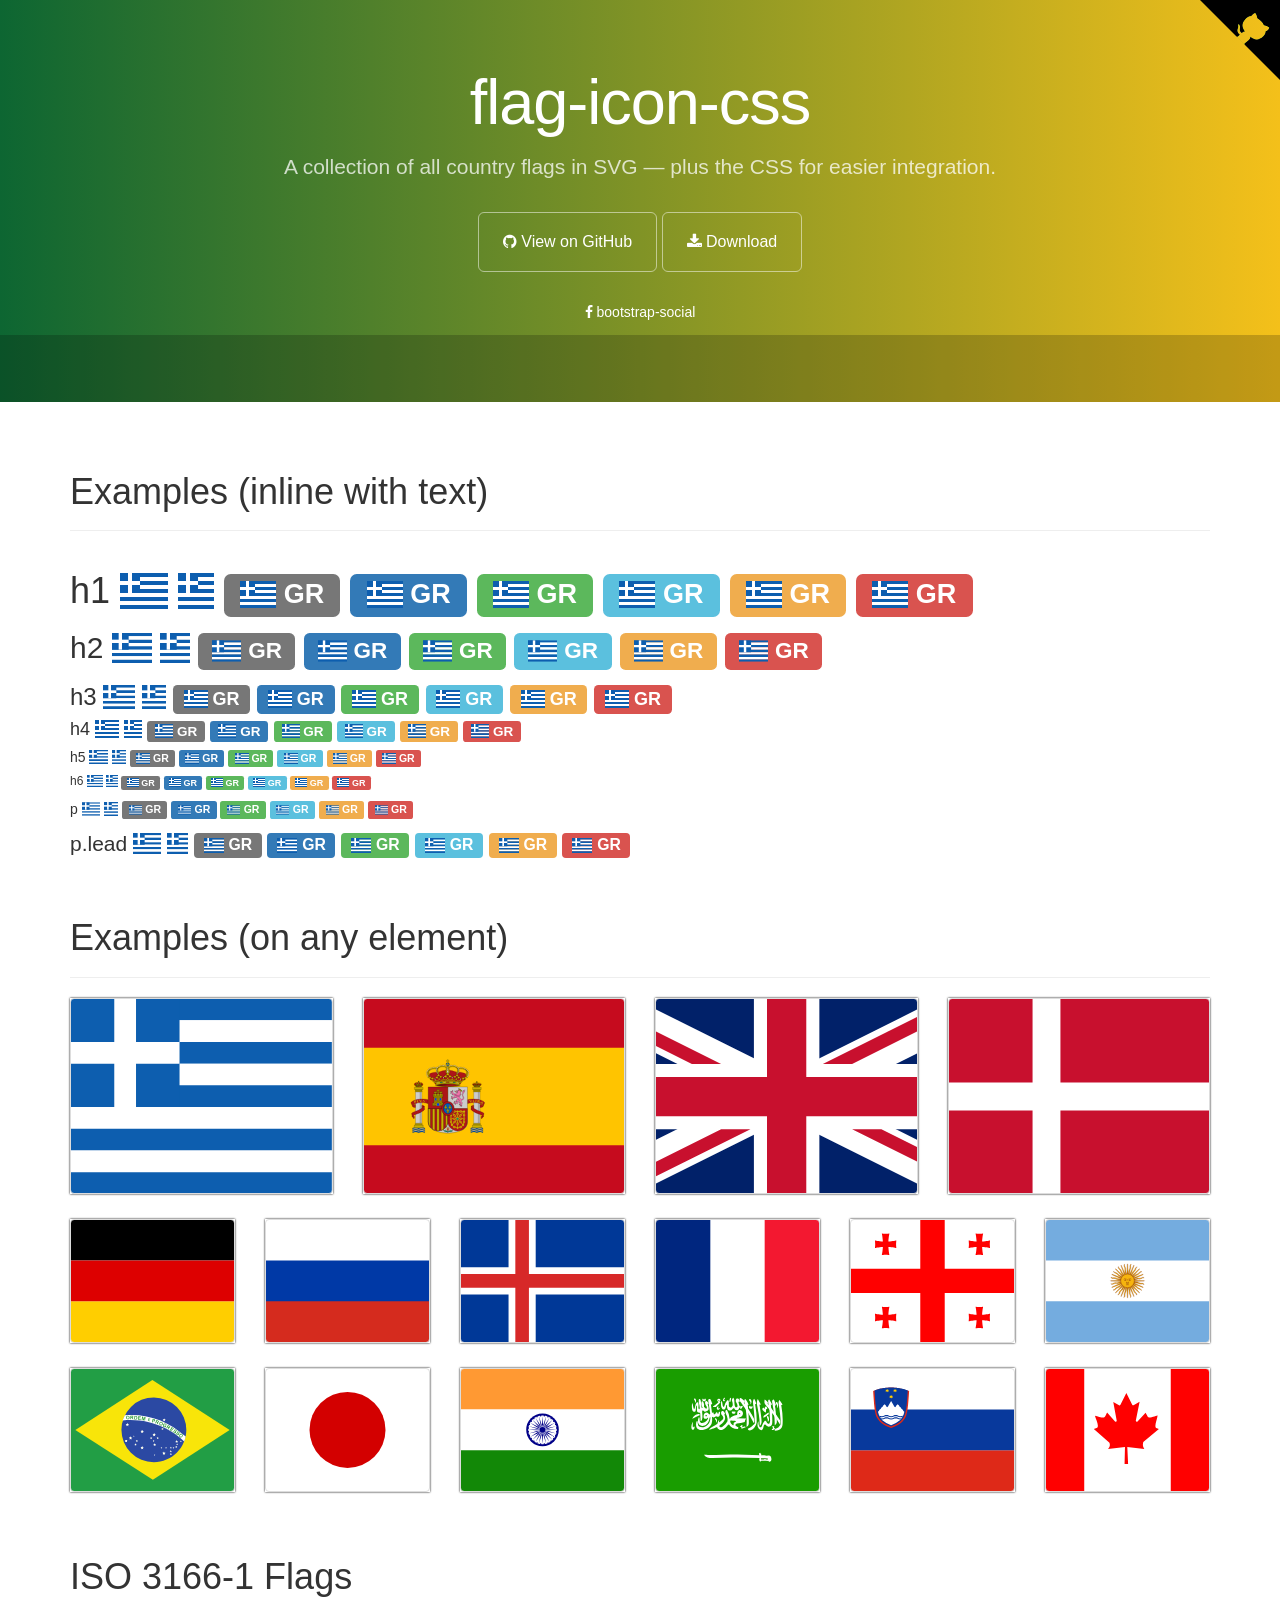
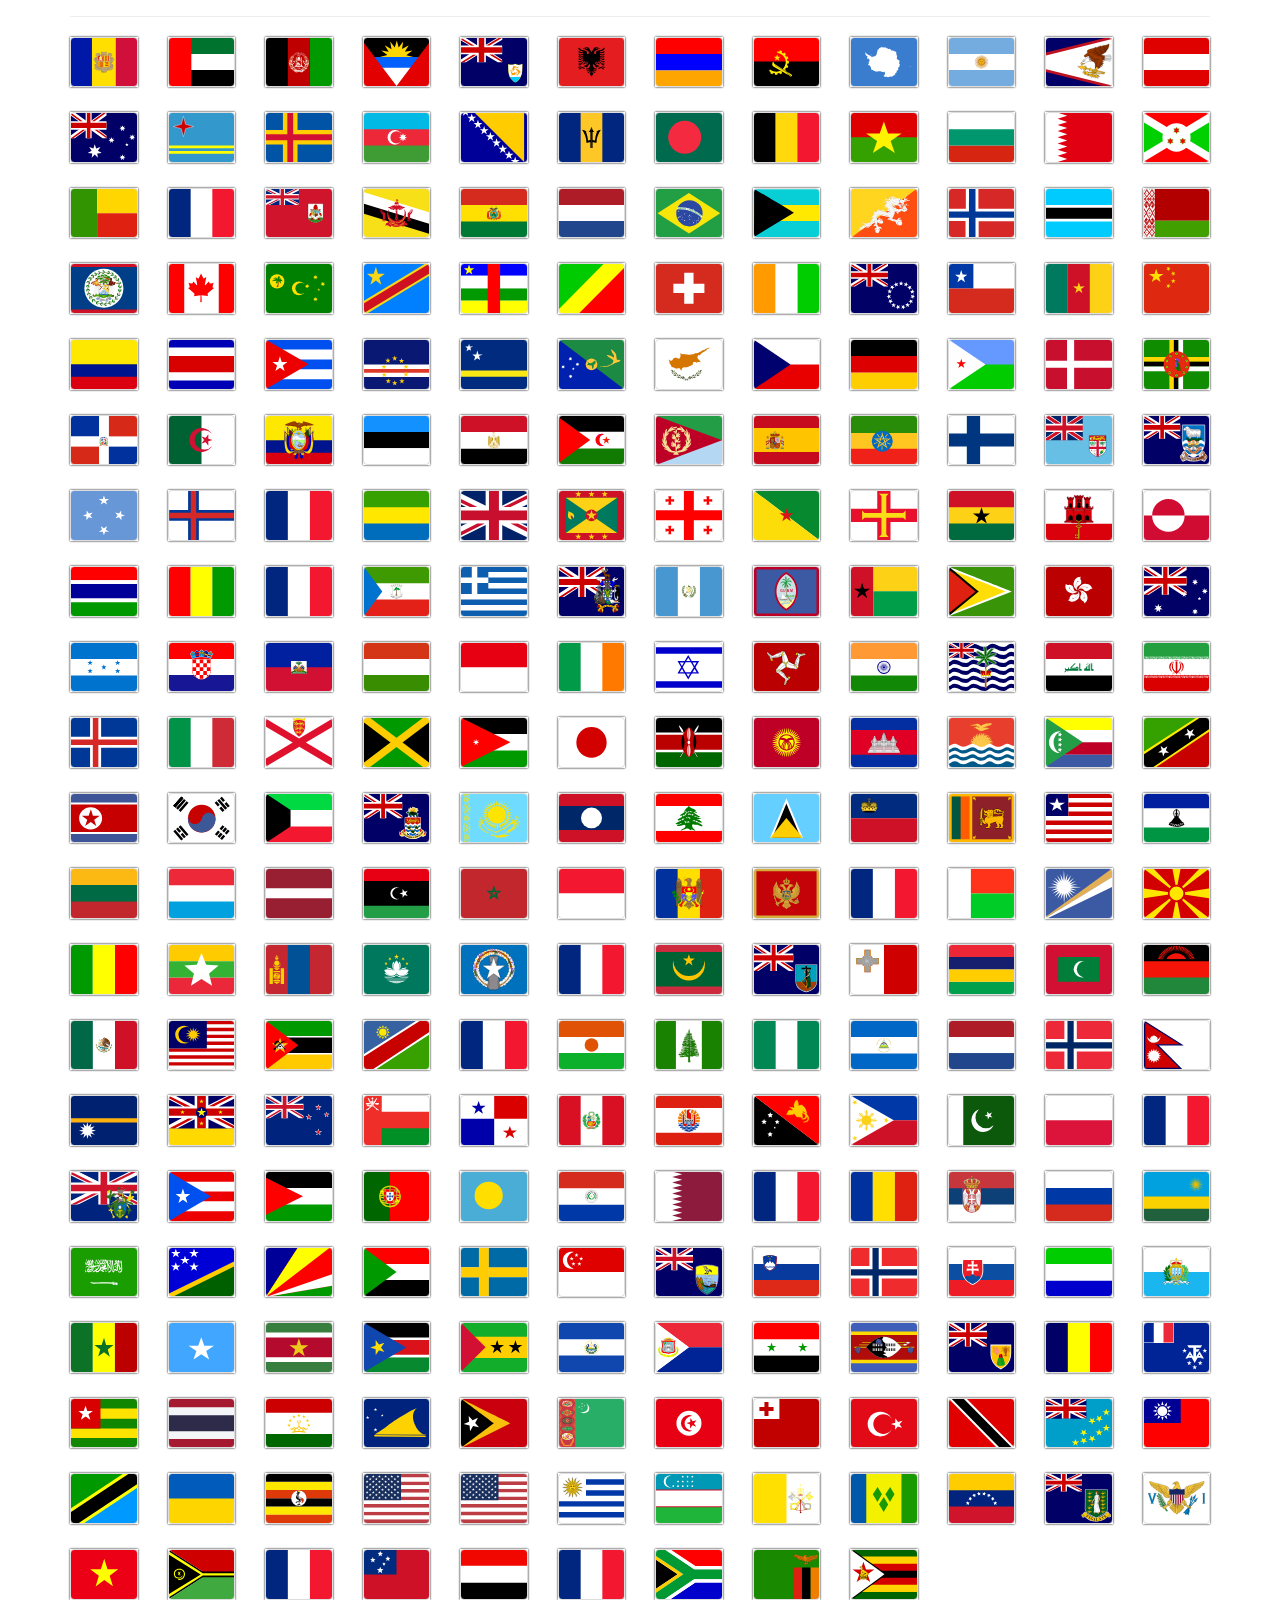
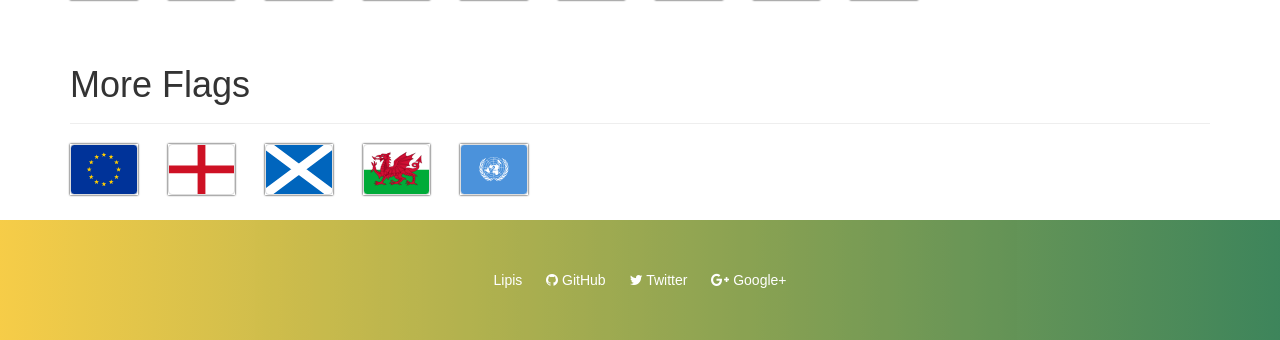
<file: src/main/webapp/assets_admin/vendors/iconfonts/flag-icon-css/index.html>
<!DOCTYPE html>
<html lang="en">
  <head>
    <meta charset="utf-8">
    <meta name="viewport" content="width=device-width, initial-scale=1.0">
    <meta property="og:type" content="website" />
    <meta property="og:url" content="https://lipis.github.io/flag-icon-css/" />
    <title>SVG Country Flags | flag-icon-css</title>
    <link href="https://maxcdn.bootstrapcdn.com/bootstrap/3.3.6/css/bootstrap.min.css" rel="stylesheet" id="bootstrap">
    <link href="https://maxcdn.bootstrapcdn.com/font-awesome/4.5.0/css/font-awesome.min.css" rel="stylesheet">
    <link href="./assets/docs.css" rel="stylesheet">
    <link href="./css/flag-icon.css" rel="stylesheet">
  </head>
  <body>
    <div class="jumbotron">
      <div class="container">
        <h1>flag-icon-css</h1>
        <p> A collection of all country flags in SVG — plus the CSS for easier integration. </p>
        <a href="https://github.com/lipis/flag-icon-css" class="btn btn-outline btn-lg"><span class="fa fa-github"></span> View on GitHub</a>
        <a href="https://github.com/lipis/flag-icon-css/archive/master.zip" class="btn btn-outline btn-lg"><span class="fa fa-download"></span> Download</a>
        <ul class="jumbotron-links">
          <li><a href="https://lipis.github.io/bootstrap-social"><span class="fa fa-facebook"></span> bootstrap-social</a></li>
        </ul>
      </div>
      <div class="bottom">
        <iframe src="https://ghbtns.com/github-btn.html?user=lipis&amp;repo=flag-icon-css&amp;type=watch&amp;count=true" class="social-share"></iframe>
      </div>
    </div>
    <script>
      if (window.location.hostname.indexOf('github') > 0)
      {
        window.location.replace("http://flag-icon-css.lip.is/");
      }
    </script>
    <div class="container">
      <section id="examples">
        <div class="page-header">
          <h1>Examples (inline with text)</h1>
        </div>
        <div class="no-wrap">
          <h1> h1 <span class="flag-icon flag-icon-gr"></span>
            <span class="flag-icon flag-icon-squared flag-icon-gr"></span>
            <span class="label label-default"><span class="flag-icon flag-icon-gr"></span> GR</span>
            <span class="label label-primary"><span class="flag-icon flag-icon-gr"></span> GR</span>
            <span class="label label-success"><span class="flag-icon flag-icon-gr"></span> GR</span>
            <span class="label label-info"><span class="flag-icon flag-icon-gr"></span> GR</span>
            <span class="label label-warning"><span class="flag-icon flag-icon-gr"></span> GR</span>
            <span class="label label-danger"><span class="flag-icon flag-icon-gr"></span> GR</span>
          </h1>
          <h2> h2 <span class="flag-icon flag-icon-gr"></span>
            <span class="flag-icon flag-icon-squared flag-icon-gr"></span>
            <span class="label label-default"><span class="flag-icon flag-icon-gr"></span> GR</span>
            <span class="label label-primary"><span class="flag-icon flag-icon-gr"></span> GR</span>
            <span class="label label-success"><span class="flag-icon flag-icon-gr"></span> GR</span>
            <span class="label label-info"><span class="flag-icon flag-icon-gr"></span> GR</span>
            <span class="label label-warning"><span class="flag-icon flag-icon-gr"></span> GR</span>
            <span class="label label-danger"><span class="flag-icon flag-icon-gr"></span> GR</span>
          </h2>
          <h3> h3 <span class="flag-icon flag-icon-gr"></span>
            <span class="flag-icon flag-icon-squared flag-icon-gr"></span>
            <span class="label label-default"><span class="flag-icon flag-icon-gr"></span> GR</span>
            <span class="label label-primary"><span class="flag-icon flag-icon-gr"></span> GR</span>
            <span class="label label-success"><span class="flag-icon flag-icon-gr"></span> GR</span>
            <span class="label label-info"><span class="flag-icon flag-icon-gr"></span> GR</span>
            <span class="label label-warning"><span class="flag-icon flag-icon-gr"></span> GR</span>
            <span class="label label-danger"><span class="flag-icon flag-icon-gr"></span> GR</span>
          </h3>
          <h4> h4 <span class="flag-icon flag-icon-gr"></span>
            <span class="flag-icon flag-icon-squared flag-icon-gr"></span>
            <span class="label label-default"><span class="flag-icon flag-icon-gr"></span> GR</span>
            <span class="label label-primary"><span class="flag-icon flag-icon-gr"></span> GR</span>
            <span class="label label-success"><span class="flag-icon flag-icon-gr"></span> GR</span>
            <span class="label label-info"><span class="flag-icon flag-icon-gr"></span> GR</span>
            <span class="label label-warning"><span class="flag-icon flag-icon-gr"></span> GR</span>
            <span class="label label-danger"><span class="flag-icon flag-icon-gr"></span> GR</span>
          </h4>
          <h5> h5 <span class="flag-icon flag-icon-gr"></span>
            <span class="flag-icon flag-icon-squared flag-icon-gr"></span>
            <span class="label label-default"><span class="flag-icon flag-icon-gr"></span> GR</span>
            <span class="label label-primary"><span class="flag-icon flag-icon-gr"></span> GR</span>
            <span class="label label-success"><span class="flag-icon flag-icon-gr"></span> GR</span>
            <span class="label label-info"><span class="flag-icon flag-icon-gr"></span> GR</span>
            <span class="label label-warning"><span class="flag-icon flag-icon-gr"></span> GR</span>
            <span class="label label-danger"><span class="flag-icon flag-icon-gr"></span> GR</span>
          </h5>
          <h6> h6 <span class="flag-icon flag-icon-gr"></span>
            <span class="flag-icon flag-icon-squared flag-icon-gr"></span>
            <span class="label label-default"><span class="flag-icon flag-icon-gr"></span> GR</span>
            <span class="label label-primary"><span class="flag-icon flag-icon-gr"></span> GR</span>
            <span class="label label-success"><span class="flag-icon flag-icon-gr"></span> GR</span>
            <span class="label label-info"><span class="flag-icon flag-icon-gr"></span> GR</span>
            <span class="label label-warning"><span class="flag-icon flag-icon-gr"></span> GR</span>
            <span class="label label-danger"><span class="flag-icon flag-icon-gr"></span> GR</span>
          </h6>
          <p> p <span class="flag-icon flag-icon-gr"></span>
            <span class="flag-icon flag-icon-squared flag-icon-gr"></span>
            <span class="label label-default"><span class="flag-icon flag-icon-gr"></span> GR</span>
            <span class="label label-primary"><span class="flag-icon flag-icon-gr"></span> GR</span>
            <span class="label label-success"><span class="flag-icon flag-icon-gr"></span> GR</span>
            <span class="label label-info"><span class="flag-icon flag-icon-gr"></span> GR</span>
            <span class="label label-warning"><span class="flag-icon flag-icon-gr"></span> GR</span>
            <span class="label label-danger"><span class="flag-icon flag-icon-gr"></span> GR</span>
          </p>
          <p class="lead"> p.lead <span class="flag-icon flag-icon-gr"></span>
            <span class="flag-icon flag-icon-squared flag-icon-gr"></span>
            <span class="label label-default"><span class="flag-icon flag-icon-gr"></span> GR</span>
            <span class="label label-primary"><span class="flag-icon flag-icon-gr"></span> GR</span>
            <span class="label label-success"><span class="flag-icon flag-icon-gr"></span> GR</span>
            <span class="label label-info"><span class="flag-icon flag-icon-gr"></span> GR</span>
            <span class="label label-warning"><span class="flag-icon flag-icon-gr"></span> GR</span>
            <span class="label label-danger"><span class="flag-icon flag-icon-gr"></span> GR</span>
          </p>
      </section>
      </section>
      <section id="more" class="d">
        <div class="page-header">
          <h1>Examples (on any element)</h1>
        </div>
        <div class="row">
          <div class="col-lg-3 col-md-4 col-sm-4 col-xs-6">
            <div class="flag-wrapper">
              <div class="img-thumbnail flag flag-icon-background flag-icon-gr"></div>
            </div>
          </div>
          <div class="col-lg-3 col-md-4 col-sm-4 col-xs-6">
            <div class="flag-wrapper">
              <div class="img-thumbnail flag flag-icon-background flag-icon-es"></div>
            </div>
          </div>
          <div class="col-lg-3 col-md-4 col-sm-4 col-xs-3">
            <div class="flag-wrapper">
              <div class="img-thumbnail flag flag-icon-background flag-icon-gb"></div>
            </div>
          </div>
          <div class="col-lg-3 col-sm-2 col-xs-3">
            <div class="flag-wrapper">
              <div class="img-thumbnail flag flag-icon-background flag-icon-dk"></div>
            </div>
          </div>
          <div class="col-sm-2 col-xs-3">
            <div class="flag-wrapper">
              <div class="img-thumbnail flag flag-icon-background flag-icon-de"></div>
            </div>
          </div>
          <div class="col-sm-2 col-xs-3">
            <div class="flag-wrapper">
              <div class="img-thumbnail flag flag-icon-background flag-icon-ru"></div>
            </div>
          </div>
          <div class="col-sm-2 col-xs-3">
            <div class="flag-wrapper">
              <div class="img-thumbnail flag flag-icon-background flag-icon-is"></div>
            </div>
          </div>
          <div class="col-sm-2 col-xs-3">
            <div class="flag-wrapper">
              <div class="img-thumbnail flag flag-icon-background flag-icon-fr"></div>
            </div>
          </div>
          <div class="col-sm-2 col-xs-3">
            <div class="flag-wrapper">
              <div class="img-thumbnail flag flag-icon-background flag-icon-ge"></div>
            </div>
          </div>
          <div class="col-sm-2 col-xs-3">
            <div class="flag-wrapper">
              <div class="img-thumbnail flag flag-icon-background flag-icon-ar"></div>
            </div>
          </div>
          <div class="col-sm-2 col-xs-3">
            <div class="flag-wrapper">
              <div class="img-thumbnail flag flag-icon-background flag-icon-br"></div>
            </div>
          </div>
          <div class="col-sm-2 col-xs-3">
            <div class="flag-wrapper">
              <div class="img-thumbnail flag flag-icon-background flag-icon-jp"></div>
            </div>
          </div>
          <div class="col-sm-2 col-xs-3 hidden-xs">
            <div class="flag-wrapper">
              <div class="img-thumbnail flag flag-icon-background flag-icon-in"></div>
            </div>
          </div>
          <div class="col-sm-2 col-xs-3">
            <div class="flag-wrapper">
              <div class="img-thumbnail flag flag-icon-background flag-icon-sa"></div>
            </div>
          </div>
          <div class="col-sm-2 col-xs-3">
            <div class="flag-wrapper">
              <div class="img-thumbnail flag flag-icon-background flag-icon-si"></div>
            </div>
          </div>
          <div class="col-sm-2 col-xs-3 visible-lg">
            <div class="flag-wrapper">
              <div class="img-thumbnail flag flag-icon-background flag-icon-ca"></div>
            </div>
          </div>
        </div>
      </section>
      <section class="all-flags">
        <div class="page-header">
          <h1>ISO 3166-1 Flags</h1>
        </div>
        <div class="row">
          <div class="col-md-1 col-sm-2 col-xs-3">
            <div class="flag-wrapper">
              <div class="img-thumbnail flag flag-icon-background flag-icon-ad" title="ad" id="ad"></div>
            </div>
          </div>
          <div class="col-md-1 col-sm-2 col-xs-3">
            <div class="flag-wrapper">
              <div class="img-thumbnail flag flag-icon-background flag-icon-ae" title="ae" id="ae"></div>
            </div>
          </div>
          <div class="col-md-1 col-sm-2 col-xs-3">
            <div class="flag-wrapper">
              <div class="img-thumbnail flag flag-icon-background flag-icon-af" title="af" id="af"></div>
            </div>
          </div>
          <div class="col-md-1 col-sm-2 col-xs-3">
            <div class="flag-wrapper">
              <div class="img-thumbnail flag flag-icon-background flag-icon-ag" title="ag" id="ag"></div>
            </div>
          </div>
          <div class="col-md-1 col-sm-2 col-xs-3">
            <div class="flag-wrapper">
              <div class="img-thumbnail flag flag-icon-background flag-icon-ai" title="ai" id="ai"></div>
            </div>
          </div>
          <div class="col-md-1 col-sm-2 col-xs-3">
            <div class="flag-wrapper">
              <div class="img-thumbnail flag flag-icon-background flag-icon-al" title="al" id="al"></div>
            </div>
          </div>
          <div class="col-md-1 col-sm-2 col-xs-3">
            <div class="flag-wrapper">
              <div class="img-thumbnail flag flag-icon-background flag-icon-am" title="am" id="am"></div>
            </div>
          </div>
          <div class="col-md-1 col-sm-2 col-xs-3">
            <div class="flag-wrapper">
              <div class="img-thumbnail flag flag-icon-background flag-icon-ao" title="ao" id="ao"></div>
            </div>
          </div>
          <div class="col-md-1 col-sm-2 col-xs-3">
            <div class="flag-wrapper">
              <div class="img-thumbnail flag flag-icon-background flag-icon-aq" title="aq" id="aq"></div>
            </div>
          </div>
          <div class="col-md-1 col-sm-2 col-xs-3">
            <div class="flag-wrapper">
              <div class="img-thumbnail flag flag-icon-background flag-icon-ar" title="ar" id="ar"></div>
            </div>
          </div>
          <div class="col-md-1 col-sm-2 col-xs-3">
            <div class="flag-wrapper">
              <div class="img-thumbnail flag flag-icon-background flag-icon-as" title="as" id="as"></div>
            </div>
          </div>
          <div class="col-md-1 col-sm-2 col-xs-3">
            <div class="flag-wrapper">
              <div class="img-thumbnail flag flag-icon-background flag-icon-at" title="at" id="at"></div>
            </div>
          </div>
          <div class="col-md-1 col-sm-2 col-xs-3">
            <div class="flag-wrapper">
              <div class="img-thumbnail flag flag-icon-background flag-icon-au" title="au" id="au"></div>
            </div>
          </div>
          <div class="col-md-1 col-sm-2 col-xs-3">
            <div class="flag-wrapper">
              <div class="img-thumbnail flag flag-icon-background flag-icon-aw" title="aw" id="aw"></div>
            </div>
          </div>
          <div class="col-md-1 col-sm-2 col-xs-3">
            <div class="flag-wrapper">
              <div class="img-thumbnail flag flag-icon-background flag-icon-ax" title="ax" id="ax"></div>
            </div>
          </div>
          <div class="col-md-1 col-sm-2 col-xs-3">
            <div class="flag-wrapper">
              <div class="img-thumbnail flag flag-icon-background flag-icon-az" title="az" id="az"></div>
            </div>
          </div>
          <div class="col-md-1 col-sm-2 col-xs-3">
            <div class="flag-wrapper">
              <div class="img-thumbnail flag flag-icon-background flag-icon-ba" title="ba" id="ba"></div>
            </div>
          </div>
          <div class="col-md-1 col-sm-2 col-xs-3">
            <div class="flag-wrapper">
              <div class="img-thumbnail flag flag-icon-background flag-icon-bb" title="bb" id="bb"></div>
            </div>
          </div>
          <div class="col-md-1 col-sm-2 col-xs-3">
            <div class="flag-wrapper">
              <div class="img-thumbnail flag flag-icon-background flag-icon-bd" title="bd" id="bd"></div>
            </div>
          </div>
          <div class="col-md-1 col-sm-2 col-xs-3">
            <div class="flag-wrapper">
              <div class="img-thumbnail flag flag-icon-background flag-icon-be" title="be" id="be"></div>
            </div>
          </div>
          <div class="col-md-1 col-sm-2 col-xs-3">
            <div class="flag-wrapper">
              <div class="img-thumbnail flag flag-icon-background flag-icon-bf" title="bf" id="bf"></div>
            </div>
          </div>
          <div class="col-md-1 col-sm-2 col-xs-3">
            <div class="flag-wrapper">
              <div class="img-thumbnail flag flag-icon-background flag-icon-bg" title="bg" id="bg"></div>
            </div>
          </div>
          <div class="col-md-1 col-sm-2 col-xs-3">
            <div class="flag-wrapper">
              <div class="img-thumbnail flag flag-icon-background flag-icon-bh" title="bh" id="bh"></div>
            </div>
          </div>
          <div class="col-md-1 col-sm-2 col-xs-3">
            <div class="flag-wrapper">
              <div class="img-thumbnail flag flag-icon-background flag-icon-bi" title="bi" id="bi"></div>
            </div>
          </div>
          <div class="col-md-1 col-sm-2 col-xs-3">
            <div class="flag-wrapper">
              <div class="img-thumbnail flag flag-icon-background flag-icon-bj" title="bj" id="bj"></div>
            </div>
          </div>
          <div class="col-md-1 col-sm-2 col-xs-3">
            <div class="flag-wrapper">
              <div class="img-thumbnail flag flag-icon-background flag-icon-bl" title="bl" id="bl"></div>
            </div>
          </div>
          <div class="col-md-1 col-sm-2 col-xs-3">
            <div class="flag-wrapper">
              <div class="img-thumbnail flag flag-icon-background flag-icon-bm" title="bm" id="bm"></div>
            </div>
          </div>
          <div class="col-md-1 col-sm-2 col-xs-3">
            <div class="flag-wrapper">
              <div class="img-thumbnail flag flag-icon-background flag-icon-bn" title="bn" id="bn"></div>
            </div>
          </div>
          <div class="col-md-1 col-sm-2 col-xs-3">
            <div class="flag-wrapper">
              <div class="img-thumbnail flag flag-icon-background flag-icon-bo" title="bo" id="bo"></div>
            </div>
          </div>
          <div class="col-md-1 col-sm-2 col-xs-3">
            <div class="flag-wrapper">
              <div class="img-thumbnail flag flag-icon-background flag-icon-bq" title="bq" id="bq"></div>
            </div>
          </div>
          <div class="col-md-1 col-sm-2 col-xs-3">
            <div class="flag-wrapper">
              <div class="img-thumbnail flag flag-icon-background flag-icon-br" title="br" id="br"></div>
            </div>
          </div>
          <div class="col-md-1 col-sm-2 col-xs-3">
            <div class="flag-wrapper">
              <div class="img-thumbnail flag flag-icon-background flag-icon-bs" title="bs" id="bs"></div>
            </div>
          </div>
          <div class="col-md-1 col-sm-2 col-xs-3">
            <div class="flag-wrapper">
              <div class="img-thumbnail flag flag-icon-background flag-icon-bt" title="bt" id="bt"></div>
            </div>
          </div>
          <div class="col-md-1 col-sm-2 col-xs-3">
            <div class="flag-wrapper">
              <div class="img-thumbnail flag flag-icon-background flag-icon-bv" title="bv" id="bv"></div>
            </div>
          </div>
          <div class="col-md-1 col-sm-2 col-xs-3">
            <div class="flag-wrapper">
              <div class="img-thumbnail flag flag-icon-background flag-icon-bw" title="bw" id="bw"></div>
            </div>
          </div>
          <div class="col-md-1 col-sm-2 col-xs-3">
            <div class="flag-wrapper">
              <div class="img-thumbnail flag flag-icon-background flag-icon-by" title="by" id="by"></div>
            </div>
          </div>
          <div class="col-md-1 col-sm-2 col-xs-3">
            <div class="flag-wrapper">
              <div class="img-thumbnail flag flag-icon-background flag-icon-bz" title="bz" id="bz"></div>
            </div>
          </div>
          <div class="col-md-1 col-sm-2 col-xs-3">
            <div class="flag-wrapper">
              <div class="img-thumbnail flag flag-icon-background flag-icon-ca" title="ca" id="ca"></div>
            </div>
          </div>
          <div class="col-md-1 col-sm-2 col-xs-3">
            <div class="flag-wrapper">
              <div class="img-thumbnail flag flag-icon-background flag-icon-cc" title="cc" id="cc"></div>
            </div>
          </div>
          <div class="col-md-1 col-sm-2 col-xs-3">
            <div class="flag-wrapper">
              <div class="img-thumbnail flag flag-icon-background flag-icon-cd" title="cd" id="cd"></div>
            </div>
          </div>
          <div class="col-md-1 col-sm-2 col-xs-3">
            <div class="flag-wrapper">
              <div class="img-thumbnail flag flag-icon-background flag-icon-cf" title="cf" id="cf"></div>
            </div>
          </div>
          <div class="col-md-1 col-sm-2 col-xs-3">
            <div class="flag-wrapper">
              <div class="img-thumbnail flag flag-icon-background flag-icon-cg" title="cg" id="cg"></div>
            </div>
          </div>
          <div class="col-md-1 col-sm-2 col-xs-3">
            <div class="flag-wrapper">
              <div class="img-thumbnail flag flag-icon-background flag-icon-ch" title="ch" id="ch"></div>
            </div>
          </div>
          <div class="col-md-1 col-sm-2 col-xs-3">
            <div class="flag-wrapper">
              <div class="img-thumbnail flag flag-icon-background flag-icon-ci" title="ci" id="ci"></div>
            </div>
          </div>
          <div class="col-md-1 col-sm-2 col-xs-3">
            <div class="flag-wrapper">
              <div class="img-thumbnail flag flag-icon-background flag-icon-ck" title="ck" id="ck"></div>
            </div>
          </div>
          <div class="col-md-1 col-sm-2 col-xs-3">
            <div class="flag-wrapper">
              <div class="img-thumbnail flag flag-icon-background flag-icon-cl" title="cl" id="cl"></div>
            </div>
          </div>
          <div class="col-md-1 col-sm-2 col-xs-3">
            <div class="flag-wrapper">
              <div class="img-thumbnail flag flag-icon-background flag-icon-cm" title="cm" id="cm"></div>
            </div>
          </div>
          <div class="col-md-1 col-sm-2 col-xs-3">
            <div class="flag-wrapper">
              <div class="img-thumbnail flag flag-icon-background flag-icon-cn" title="cn" id="cn"></div>
            </div>
          </div>
          <div class="col-md-1 col-sm-2 col-xs-3">
            <div class="flag-wrapper">
              <div class="img-thumbnail flag flag-icon-background flag-icon-co" title="co" id="co"></div>
            </div>
          </div>
          <div class="col-md-1 col-sm-2 col-xs-3">
            <div class="flag-wrapper">
              <div class="img-thumbnail flag flag-icon-background flag-icon-cr" title="cr" id="cr"></div>
            </div>
          </div>
          <div class="col-md-1 col-sm-2 col-xs-3">
            <div class="flag-wrapper">
              <div class="img-thumbnail flag flag-icon-background flag-icon-cu" title="cu" id="cu"></div>
            </div>
          </div>
          <div class="col-md-1 col-sm-2 col-xs-3">
            <div class="flag-wrapper">
              <div class="img-thumbnail flag flag-icon-background flag-icon-cv" title="cv" id="cv"></div>
            </div>
          </div>
          <div class="col-md-1 col-sm-2 col-xs-3">
            <div class="flag-wrapper">
              <div class="img-thumbnail flag flag-icon-background flag-icon-cw" title="cw" id="cw"></div>
            </div>
          </div>
          <div class="col-md-1 col-sm-2 col-xs-3">
            <div class="flag-wrapper">
              <div class="img-thumbnail flag flag-icon-background flag-icon-cx" title="cx" id="cx"></div>
            </div>
          </div>
          <div class="col-md-1 col-sm-2 col-xs-3">
            <div class="flag-wrapper">
              <div class="img-thumbnail flag flag-icon-background flag-icon-cy" title="cy" id="cy"></div>
            </div>
          </div>
          <div class="col-md-1 col-sm-2 col-xs-3">
            <div class="flag-wrapper">
              <div class="img-thumbnail flag flag-icon-background flag-icon-cz" title="cz" id="cz"></div>
            </div>
          </div>
          <div class="col-md-1 col-sm-2 col-xs-3">
            <div class="flag-wrapper">
              <div class="img-thumbnail flag flag-icon-background flag-icon-de" title="de" id="de"></div>
            </div>
          </div>
          <div class="col-md-1 col-sm-2 col-xs-3">
            <div class="flag-wrapper">
              <div class="img-thumbnail flag flag-icon-background flag-icon-dj" title="dj" id="dj"></div>
            </div>
          </div>
          <div class="col-md-1 col-sm-2 col-xs-3">
            <div class="flag-wrapper">
              <div class="img-thumbnail flag flag-icon-background flag-icon-dk" title="dk" id="dk"></div>
            </div>
          </div>
          <div class="col-md-1 col-sm-2 col-xs-3">
            <div class="flag-wrapper">
              <div class="img-thumbnail flag flag-icon-background flag-icon-dm" title="dm" id="dm"></div>
            </div>
          </div>
          <div class="col-md-1 col-sm-2 col-xs-3">
            <div class="flag-wrapper">
              <div class="img-thumbnail flag flag-icon-background flag-icon-do" title="do" id="do"></div>
            </div>
          </div>
          <div class="col-md-1 col-sm-2 col-xs-3">
            <div class="flag-wrapper">
              <div class="img-thumbnail flag flag-icon-background flag-icon-dz" title="dz" id="dz"></div>
            </div>
          </div>
          <div class="col-md-1 col-sm-2 col-xs-3">
            <div class="flag-wrapper">
              <div class="img-thumbnail flag flag-icon-background flag-icon-ec" title="ec" id="ec"></div>
            </div>
          </div>
          <div class="col-md-1 col-sm-2 col-xs-3">
            <div class="flag-wrapper">
              <div class="img-thumbnail flag flag-icon-background flag-icon-ee" title="ee" id="ee"></div>
            </div>
          </div>
          <div class="col-md-1 col-sm-2 col-xs-3">
            <div class="flag-wrapper">
              <div class="img-thumbnail flag flag-icon-background flag-icon-eg" title="eg" id="eg"></div>
            </div>
          </div>
          <div class="col-md-1 col-sm-2 col-xs-3">
            <div class="flag-wrapper">
              <div class="img-thumbnail flag flag-icon-background flag-icon-eh" title="eh" id="eh"></div>
            </div>
          </div>
          <div class="col-md-1 col-sm-2 col-xs-3">
            <div class="flag-wrapper">
              <div class="img-thumbnail flag flag-icon-background flag-icon-er" title="er" id="er"></div>
            </div>
          </div>
          <div class="col-md-1 col-sm-2 col-xs-3">
            <div class="flag-wrapper">
              <div class="img-thumbnail flag flag-icon-background flag-icon-es" title="es" id="es"></div>
            </div>
          </div>
          <div class="col-md-1 col-sm-2 col-xs-3">
            <div class="flag-wrapper">
              <div class="img-thumbnail flag flag-icon-background flag-icon-et" title="et" id="et"></div>
            </div>
          </div>
          <div class="col-md-1 col-sm-2 col-xs-3">
            <div class="flag-wrapper">
              <div class="img-thumbnail flag flag-icon-background flag-icon-fi" title="fi" id="fi"></div>
            </div>
          </div>
          <div class="col-md-1 col-sm-2 col-xs-3">
            <div class="flag-wrapper">
              <div class="img-thumbnail flag flag-icon-background flag-icon-fj" title="fj" id="fj"></div>
            </div>
          </div>
          <div class="col-md-1 col-sm-2 col-xs-3">
            <div class="flag-wrapper">
              <div class="img-thumbnail flag flag-icon-background flag-icon-fk" title="fk" id="fk"></div>
            </div>
          </div>
          <div class="col-md-1 col-sm-2 col-xs-3">
            <div class="flag-wrapper">
              <div class="img-thumbnail flag flag-icon-background flag-icon-fm" title="fm" id="fm"></div>
            </div>
          </div>
          <div class="col-md-1 col-sm-2 col-xs-3">
            <div class="flag-wrapper">
              <div class="img-thumbnail flag flag-icon-background flag-icon-fo" title="fo" id="fo"></div>
            </div>
          </div>
          <div class="col-md-1 col-sm-2 col-xs-3">
            <div class="flag-wrapper">
              <div class="img-thumbnail flag flag-icon-background flag-icon-fr" title="fr" id="fr"></div>
            </div>
          </div>
          <div class="col-md-1 col-sm-2 col-xs-3">
            <div class="flag-wrapper">
              <div class="img-thumbnail flag flag-icon-background flag-icon-ga" title="ga" id="ga"></div>
            </div>
          </div>
          <div class="col-md-1 col-sm-2 col-xs-3">
            <div class="flag-wrapper">
              <div class="img-thumbnail flag flag-icon-background flag-icon-gb" title="gb" id="gb"></div>
            </div>
          </div>
          <div class="col-md-1 col-sm-2 col-xs-3">
            <div class="flag-wrapper">
              <div class="img-thumbnail flag flag-icon-background flag-icon-gd" title="gd" id="gd"></div>
            </div>
          </div>
          <div class="col-md-1 col-sm-2 col-xs-3">
            <div class="flag-wrapper">
              <div class="img-thumbnail flag flag-icon-background flag-icon-ge" title="ge" id="ge"></div>
            </div>
          </div>
          <div class="col-md-1 col-sm-2 col-xs-3">
            <div class="flag-wrapper">
              <div class="img-thumbnail flag flag-icon-background flag-icon-gf" title="gf" id="gf"></div>
            </div>
          </div>
          <div class="col-md-1 col-sm-2 col-xs-3">
            <div class="flag-wrapper">
              <div class="img-thumbnail flag flag-icon-background flag-icon-gg" title="gg" id="gg"></div>
            </div>
          </div>
          <div class="col-md-1 col-sm-2 col-xs-3">
            <div class="flag-wrapper">
              <div class="img-thumbnail flag flag-icon-background flag-icon-gh" title="gh" id="gh"></div>
            </div>
          </div>
          <div class="col-md-1 col-sm-2 col-xs-3">
            <div class="flag-wrapper">
              <div class="img-thumbnail flag flag-icon-background flag-icon-gi" title="gi" id="gi"></div>
            </div>
          </div>
          <div class="col-md-1 col-sm-2 col-xs-3">
            <div class="flag-wrapper">
              <div class="img-thumbnail flag flag-icon-background flag-icon-gl" title="gl" id="gl"></div>
            </div>
          </div>
          <div class="col-md-1 col-sm-2 col-xs-3">
            <div class="flag-wrapper">
              <div class="img-thumbnail flag flag-icon-background flag-icon-gm" title="gm" id="gm"></div>
            </div>
          </div>
          <div class="col-md-1 col-sm-2 col-xs-3">
            <div class="flag-wrapper">
              <div class="img-thumbnail flag flag-icon-background flag-icon-gn" title="gn" id="gn"></div>
            </div>
          </div>
          <div class="col-md-1 col-sm-2 col-xs-3">
            <div class="flag-wrapper">
              <div class="img-thumbnail flag flag-icon-background flag-icon-gp" title="gp" id="gp"></div>
            </div>
          </div>
          <div class="col-md-1 col-sm-2 col-xs-3">
            <div class="flag-wrapper">
              <div class="img-thumbnail flag flag-icon-background flag-icon-gq" title="gq" id="gq"></div>
            </div>
          </div>
          <div class="col-md-1 col-sm-2 col-xs-3">
            <div class="flag-wrapper">
              <div class="img-thumbnail flag flag-icon-background flag-icon-gr" title="gr" id="gr"></div>
            </div>
          </div>
          <div class="col-md-1 col-sm-2 col-xs-3">
            <div class="flag-wrapper">
              <div class="img-thumbnail flag flag-icon-background flag-icon-gs" title="gs" id="gs"></div>
            </div>
          </div>
          <div class="col-md-1 col-sm-2 col-xs-3">
            <div class="flag-wrapper">
              <div class="img-thumbnail flag flag-icon-background flag-icon-gt" title="gt" id="gt"></div>
            </div>
          </div>
          <div class="col-md-1 col-sm-2 col-xs-3">
            <div class="flag-wrapper">
              <div class="img-thumbnail flag flag-icon-background flag-icon-gu" title="gu" id="gu"></div>
            </div>
          </div>
          <div class="col-md-1 col-sm-2 col-xs-3">
            <div class="flag-wrapper">
              <div class="img-thumbnail flag flag-icon-background flag-icon-gw" title="gw" id="gw"></div>
            </div>
          </div>
          <div class="col-md-1 col-sm-2 col-xs-3">
            <div class="flag-wrapper">
              <div class="img-thumbnail flag flag-icon-background flag-icon-gy" title="gy" id="gy"></div>
            </div>
          </div>
          <div class="col-md-1 col-sm-2 col-xs-3">
            <div class="flag-wrapper">
              <div class="img-thumbnail flag flag-icon-background flag-icon-hk" title="hk" id="hk"></div>
            </div>
          </div>
          <div class="col-md-1 col-sm-2 col-xs-3">
            <div class="flag-wrapper">
              <div class="img-thumbnail flag flag-icon-background flag-icon-hm" title="hm" id="hm"></div>
            </div>
          </div>
          <div class="col-md-1 col-sm-2 col-xs-3">
            <div class="flag-wrapper">
              <div class="img-thumbnail flag flag-icon-background flag-icon-hn" title="hn" id="hn"></div>
            </div>
          </div>
          <div class="col-md-1 col-sm-2 col-xs-3">
            <div class="flag-wrapper">
              <div class="img-thumbnail flag flag-icon-background flag-icon-hr" title="hr" id="hr"></div>
            </div>
          </div>
          <div class="col-md-1 col-sm-2 col-xs-3">
            <div class="flag-wrapper">
              <div class="img-thumbnail flag flag-icon-background flag-icon-ht" title="ht" id="ht"></div>
            </div>
          </div>
          <div class="col-md-1 col-sm-2 col-xs-3">
            <div class="flag-wrapper">
              <div class="img-thumbnail flag flag-icon-background flag-icon-hu" title="hu" id="hu"></div>
            </div>
          </div>
          <div class="col-md-1 col-sm-2 col-xs-3">
            <div class="flag-wrapper">
              <div class="img-thumbnail flag flag-icon-background flag-icon-id" title="id" id="id"></div>
            </div>
          </div>
          <div class="col-md-1 col-sm-2 col-xs-3">
            <div class="flag-wrapper">
              <div class="img-thumbnail flag flag-icon-background flag-icon-ie" title="ie" id="ie"></div>
            </div>
          </div>
          <div class="col-md-1 col-sm-2 col-xs-3">
            <div class="flag-wrapper">
              <div class="img-thumbnail flag flag-icon-background flag-icon-il" title="il" id="il"></div>
            </div>
          </div>
          <div class="col-md-1 col-sm-2 col-xs-3">
            <div class="flag-wrapper">
              <div class="img-thumbnail flag flag-icon-background flag-icon-im" title="im" id="im"></div>
            </div>
          </div>
          <div class="col-md-1 col-sm-2 col-xs-3">
            <div class="flag-wrapper">
              <div class="img-thumbnail flag flag-icon-background flag-icon-in" title="in" id="in"></div>
            </div>
          </div>
          <div class="col-md-1 col-sm-2 col-xs-3">
            <div class="flag-wrapper">
              <div class="img-thumbnail flag flag-icon-background flag-icon-io" title="io" id="io"></div>
            </div>
          </div>
          <div class="col-md-1 col-sm-2 col-xs-3">
            <div class="flag-wrapper">
              <div class="img-thumbnail flag flag-icon-background flag-icon-iq" title="iq" id="iq"></div>
            </div>
          </div>
          <div class="col-md-1 col-sm-2 col-xs-3">
            <div class="flag-wrapper">
              <div class="img-thumbnail flag flag-icon-background flag-icon-ir" title="ir" id="ir"></div>
            </div>
          </div>
          <div class="col-md-1 col-sm-2 col-xs-3">
            <div class="flag-wrapper">
              <div class="img-thumbnail flag flag-icon-background flag-icon-is" title="is" id="is"></div>
            </div>
          </div>
          <div class="col-md-1 col-sm-2 col-xs-3">
            <div class="flag-wrapper">
              <div class="img-thumbnail flag flag-icon-background flag-icon-it" title="it" id="it"></div>
            </div>
          </div>
          <div class="col-md-1 col-sm-2 col-xs-3">
            <div class="flag-wrapper">
              <div class="img-thumbnail flag flag-icon-background flag-icon-je" title="je" id="je"></div>
            </div>
          </div>
          <div class="col-md-1 col-sm-2 col-xs-3">
            <div class="flag-wrapper">
              <div class="img-thumbnail flag flag-icon-background flag-icon-jm" title="jm" id="jm"></div>
            </div>
          </div>
          <div class="col-md-1 col-sm-2 col-xs-3">
            <div class="flag-wrapper">
              <div class="img-thumbnail flag flag-icon-background flag-icon-jo" title="jo" id="jo"></div>
            </div>
          </div>
          <div class="col-md-1 col-sm-2 col-xs-3">
            <div class="flag-wrapper">
              <div class="img-thumbnail flag flag-icon-background flag-icon-jp" title="jp" id="jp"></div>
            </div>
          </div>
          <div class="col-md-1 col-sm-2 col-xs-3">
            <div class="flag-wrapper">
              <div class="img-thumbnail flag flag-icon-background flag-icon-ke" title="ke" id="ke"></div>
            </div>
          </div>
          <div class="col-md-1 col-sm-2 col-xs-3">
            <div class="flag-wrapper">
              <div class="img-thumbnail flag flag-icon-background flag-icon-kg" title="kg" id="kg"></div>
            </div>
          </div>
          <div class="col-md-1 col-sm-2 col-xs-3">
            <div class="flag-wrapper">
              <div class="img-thumbnail flag flag-icon-background flag-icon-kh" title="kh" id="kh"></div>
            </div>
          </div>
          <div class="col-md-1 col-sm-2 col-xs-3">
            <div class="flag-wrapper">
              <div class="img-thumbnail flag flag-icon-background flag-icon-ki" title="ki" id="ki"></div>
            </div>
          </div>
          <div class="col-md-1 col-sm-2 col-xs-3">
            <div class="flag-wrapper">
              <div class="img-thumbnail flag flag-icon-background flag-icon-km" title="km" id="km"></div>
            </div>
          </div>
          <div class="col-md-1 col-sm-2 col-xs-3">
            <div class="flag-wrapper">
              <div class="img-thumbnail flag flag-icon-background flag-icon-kn" title="kn" id="kn"></div>
            </div>
          </div>
          <div class="col-md-1 col-sm-2 col-xs-3">
            <div class="flag-wrapper">
              <div class="img-thumbnail flag flag-icon-background flag-icon-kp" title="kp" id="kp"></div>
            </div>
          </div>
          <div class="col-md-1 col-sm-2 col-xs-3">
            <div class="flag-wrapper">
              <div class="img-thumbnail flag flag-icon-background flag-icon-kr" title="kr" id="kr"></div>
            </div>
          </div>
          <div class="col-md-1 col-sm-2 col-xs-3">
            <div class="flag-wrapper">
              <div class="img-thumbnail flag flag-icon-background flag-icon-kw" title="kw" id="kw"></div>
            </div>
          </div>
          <div class="col-md-1 col-sm-2 col-xs-3">
            <div class="flag-wrapper">
              <div class="img-thumbnail flag flag-icon-background flag-icon-ky" title="ky" id="ky"></div>
            </div>
          </div>
          <div class="col-md-1 col-sm-2 col-xs-3">
            <div class="flag-wrapper">
              <div class="img-thumbnail flag flag-icon-background flag-icon-kz" title="kz" id="kz"></div>
            </div>
          </div>
          <div class="col-md-1 col-sm-2 col-xs-3">
            <div class="flag-wrapper">
              <div class="img-thumbnail flag flag-icon-background flag-icon-la" title="la" id="la"></div>
            </div>
          </div>
          <div class="col-md-1 col-sm-2 col-xs-3">
            <div class="flag-wrapper">
              <div class="img-thumbnail flag flag-icon-background flag-icon-lb" title="lb" id="lb"></div>
            </div>
          </div>
          <div class="col-md-1 col-sm-2 col-xs-3">
            <div class="flag-wrapper">
              <div class="img-thumbnail flag flag-icon-background flag-icon-lc" title="lc" id="lc"></div>
            </div>
          </div>
          <div class="col-md-1 col-sm-2 col-xs-3">
            <div class="flag-wrapper">
              <div class="img-thumbnail flag flag-icon-background flag-icon-li" title="li" id="li"></div>
            </div>
          </div>
          <div class="col-md-1 col-sm-2 col-xs-3">
            <div class="flag-wrapper">
              <div class="img-thumbnail flag flag-icon-background flag-icon-lk" title="lk" id="lk"></div>
            </div>
          </div>
          <div class="col-md-1 col-sm-2 col-xs-3">
            <div class="flag-wrapper">
              <div class="img-thumbnail flag flag-icon-background flag-icon-lr" title="lr" id="lr"></div>
            </div>
          </div>
          <div class="col-md-1 col-sm-2 col-xs-3">
            <div class="flag-wrapper">
              <div class="img-thumbnail flag flag-icon-background flag-icon-ls" title="ls" id="ls"></div>
            </div>
          </div>
          <div class="col-md-1 col-sm-2 col-xs-3">
            <div class="flag-wrapper">
              <div class="img-thumbnail flag flag-icon-background flag-icon-lt" title="lt" id="lt"></div>
            </div>
          </div>
          <div class="col-md-1 col-sm-2 col-xs-3">
            <div class="flag-wrapper">
              <div class="img-thumbnail flag flag-icon-background flag-icon-lu" title="lu" id="lu"></div>
            </div>
          </div>
          <div class="col-md-1 col-sm-2 col-xs-3">
            <div class="flag-wrapper">
              <div class="img-thumbnail flag flag-icon-background flag-icon-lv" title="lv" id="lv"></div>
            </div>
          </div>
          <div class="col-md-1 col-sm-2 col-xs-3">
            <div class="flag-wrapper">
              <div class="img-thumbnail flag flag-icon-background flag-icon-ly" title="ly" id="ly"></div>
            </div>
          </div>
          <div class="col-md-1 col-sm-2 col-xs-3">
            <div class="flag-wrapper">
              <div class="img-thumbnail flag flag-icon-background flag-icon-ma" title="ma" id="ma"></div>
            </div>
          </div>
          <div class="col-md-1 col-sm-2 col-xs-3">
            <div class="flag-wrapper">
              <div class="img-thumbnail flag flag-icon-background flag-icon-mc" title="mc" id="mc"></div>
            </div>
          </div>
          <div class="col-md-1 col-sm-2 col-xs-3">
            <div class="flag-wrapper">
              <div class="img-thumbnail flag flag-icon-background flag-icon-md" title="md" id="md"></div>
            </div>
          </div>
          <div class="col-md-1 col-sm-2 col-xs-3">
            <div class="flag-wrapper">
              <div class="img-thumbnail flag flag-icon-background flag-icon-me" title="me" id="me"></div>
            </div>
          </div>
          <div class="col-md-1 col-sm-2 col-xs-3">
            <div class="flag-wrapper">
              <div class="img-thumbnail flag flag-icon-background flag-icon-mf" title="mf" id="mf"></div>
            </div>
          </div>
          <div class="col-md-1 col-sm-2 col-xs-3">
            <div class="flag-wrapper">
              <div class="img-thumbnail flag flag-icon-background flag-icon-mg" title="mg" id="mg"></div>
            </div>
          </div>
          <div class="col-md-1 col-sm-2 col-xs-3">
            <div class="flag-wrapper">
              <div class="img-thumbnail flag flag-icon-background flag-icon-mh" title="mh" id="mh"></div>
            </div>
          </div>
          <div class="col-md-1 col-sm-2 col-xs-3">
            <div class="flag-wrapper">
              <div class="img-thumbnail flag flag-icon-background flag-icon-mk" title="mk" id="mk"></div>
            </div>
          </div>
          <div class="col-md-1 col-sm-2 col-xs-3">
            <div class="flag-wrapper">
              <div class="img-thumbnail flag flag-icon-background flag-icon-ml" title="ml" id="ml"></div>
            </div>
          </div>
          <div class="col-md-1 col-sm-2 col-xs-3">
            <div class="flag-wrapper">
              <div class="img-thumbnail flag flag-icon-background flag-icon-mm" title="mm" id="mm"></div>
            </div>
          </div>
          <div class="col-md-1 col-sm-2 col-xs-3">
            <div class="flag-wrapper">
              <div class="img-thumbnail flag flag-icon-background flag-icon-mn" title="mn" id="mn"></div>
            </div>
          </div>
          <div class="col-md-1 col-sm-2 col-xs-3">
            <div class="flag-wrapper">
              <div class="img-thumbnail flag flag-icon-background flag-icon-mo" title="mo" id="mo"></div>
            </div>
          </div>
          <div class="col-md-1 col-sm-2 col-xs-3">
            <div class="flag-wrapper">
              <div class="img-thumbnail flag flag-icon-background flag-icon-mp" title="mp" id="mp"></div>
            </div>
          </div>
          <div class="col-md-1 col-sm-2 col-xs-3">
            <div class="flag-wrapper">
              <div class="img-thumbnail flag flag-icon-background flag-icon-mq" title="mq" id="mq"></div>
            </div>
          </div>
          <div class="col-md-1 col-sm-2 col-xs-3">
            <div class="flag-wrapper">
              <div class="img-thumbnail flag flag-icon-background flag-icon-mr" title="mr" id="mr"></div>
            </div>
          </div>
          <div class="col-md-1 col-sm-2 col-xs-3">
            <div class="flag-wrapper">
              <div class="img-thumbnail flag flag-icon-background flag-icon-ms" title="ms" id="ms"></div>
            </div>
          </div>
          <div class="col-md-1 col-sm-2 col-xs-3">
            <div class="flag-wrapper">
              <div class="img-thumbnail flag flag-icon-background flag-icon-mt" title="mt" id="mt"></div>
            </div>
          </div>
          <div class="col-md-1 col-sm-2 col-xs-3">
            <div class="flag-wrapper">
              <div class="img-thumbnail flag flag-icon-background flag-icon-mu" title="mu" id="mu"></div>
            </div>
          </div>
          <div class="col-md-1 col-sm-2 col-xs-3">
            <div class="flag-wrapper">
              <div class="img-thumbnail flag flag-icon-background flag-icon-mv" title="mv" id="mv"></div>
            </div>
          </div>
          <div class="col-md-1 col-sm-2 col-xs-3">
            <div class="flag-wrapper">
              <div class="img-thumbnail flag flag-icon-background flag-icon-mw" title="mw" id="mw"></div>
            </div>
          </div>
          <div class="col-md-1 col-sm-2 col-xs-3">
            <div class="flag-wrapper">
              <div class="img-thumbnail flag flag-icon-background flag-icon-mx" title="mx" id="mx"></div>
            </div>
          </div>
          <div class="col-md-1 col-sm-2 col-xs-3">
            <div class="flag-wrapper">
              <div class="img-thumbnail flag flag-icon-background flag-icon-my" title="my" id="my"></div>
            </div>
          </div>
          <div class="col-md-1 col-sm-2 col-xs-3">
            <div class="flag-wrapper">
              <div class="img-thumbnail flag flag-icon-background flag-icon-mz" title="mz" id="mz"></div>
            </div>
          </div>
          <div class="col-md-1 col-sm-2 col-xs-3">
            <div class="flag-wrapper">
              <div class="img-thumbnail flag flag-icon-background flag-icon-na" title="na" id="na"></div>
            </div>
          </div>
          <div class="col-md-1 col-sm-2 col-xs-3">
            <div class="flag-wrapper">
              <div class="img-thumbnail flag flag-icon-background flag-icon-nc" title="nc" id="nc"></div>
            </div>
          </div>
          <div class="col-md-1 col-sm-2 col-xs-3">
            <div class="flag-wrapper">
              <div class="img-thumbnail flag flag-icon-background flag-icon-ne" title="ne" id="ne"></div>
            </div>
          </div>
          <div class="col-md-1 col-sm-2 col-xs-3">
            <div class="flag-wrapper">
              <div class="img-thumbnail flag flag-icon-background flag-icon-nf" title="nf" id="nf"></div>
            </div>
          </div>
          <div class="col-md-1 col-sm-2 col-xs-3">
            <div class="flag-wrapper">
              <div class="img-thumbnail flag flag-icon-background flag-icon-ng" title="ng" id="ng"></div>
            </div>
          </div>
          <div class="col-md-1 col-sm-2 col-xs-3">
            <div class="flag-wrapper">
              <div class="img-thumbnail flag flag-icon-background flag-icon-ni" title="ni" id="ni"></div>
            </div>
          </div>
          <div class="col-md-1 col-sm-2 col-xs-3">
            <div class="flag-wrapper">
              <div class="img-thumbnail flag flag-icon-background flag-icon-nl" title="nl" id="nl"></div>
            </div>
          </div>
          <div class="col-md-1 col-sm-2 col-xs-3">
            <div class="flag-wrapper">
              <div class="img-thumbnail flag flag-icon-background flag-icon-no" title="no" id="no"></div>
            </div>
          </div>
          <div class="col-md-1 col-sm-2 col-xs-3">
            <div class="flag-wrapper">
              <div class="img-thumbnail flag flag-icon-background flag-icon-np" title="np" id="np"></div>
            </div>
          </div>
          <div class="col-md-1 col-sm-2 col-xs-3">
            <div class="flag-wrapper">
              <div class="img-thumbnail flag flag-icon-background flag-icon-nr" title="nr" id="nr"></div>
            </div>
          </div>
          <div class="col-md-1 col-sm-2 col-xs-3">
            <div class="flag-wrapper">
              <div class="img-thumbnail flag flag-icon-background flag-icon-nu" title="nu" id="nu"></div>
            </div>
          </div>
          <div class="col-md-1 col-sm-2 col-xs-3">
            <div class="flag-wrapper">
              <div class="img-thumbnail flag flag-icon-background flag-icon-nz" title="nz" id="nz"></div>
            </div>
          </div>
          <div class="col-md-1 col-sm-2 col-xs-3">
            <div class="flag-wrapper">
              <div class="img-thumbnail flag flag-icon-background flag-icon-om" title="om" id="om"></div>
            </div>
          </div>
          <div class="col-md-1 col-sm-2 col-xs-3">
            <div class="flag-wrapper">
              <div class="img-thumbnail flag flag-icon-background flag-icon-pa" title="pa" id="pa"></div>
            </div>
          </div>
          <div class="col-md-1 col-sm-2 col-xs-3">
            <div class="flag-wrapper">
              <div class="img-thumbnail flag flag-icon-background flag-icon-pe" title="pe" id="pe"></div>
            </div>
          </div>
          <div class="col-md-1 col-sm-2 col-xs-3">
            <div class="flag-wrapper">
              <div class="img-thumbnail flag flag-icon-background flag-icon-pf" title="pf" id="pf"></div>
            </div>
          </div>
          <div class="col-md-1 col-sm-2 col-xs-3">
            <div class="flag-wrapper">
              <div class="img-thumbnail flag flag-icon-background flag-icon-pg" title="pg" id="pg"></div>
            </div>
          </div>
          <div class="col-md-1 col-sm-2 col-xs-3">
            <div class="flag-wrapper">
              <div class="img-thumbnail flag flag-icon-background flag-icon-ph" title="ph" id="ph"></div>
            </div>
          </div>
          <div class="col-md-1 col-sm-2 col-xs-3">
            <div class="flag-wrapper">
              <div class="img-thumbnail flag flag-icon-background flag-icon-pk" title="pk" id="pk"></div>
            </div>
          </div>
          <div class="col-md-1 col-sm-2 col-xs-3">
            <div class="flag-wrapper">
              <div class="img-thumbnail flag flag-icon-background flag-icon-pl" title="pl" id="pl"></div>
            </div>
          </div>
          <div class="col-md-1 col-sm-2 col-xs-3">
            <div class="flag-wrapper">
              <div class="img-thumbnail flag flag-icon-background flag-icon-pm" title="pm" id="pm"></div>
            </div>
          </div>
          <div class="col-md-1 col-sm-2 col-xs-3">
            <div class="flag-wrapper">
              <div class="img-thumbnail flag flag-icon-background flag-icon-pn" title="pn" id="pn"></div>
            </div>
          </div>
          <div class="col-md-1 col-sm-2 col-xs-3">
            <div class="flag-wrapper">
              <div class="img-thumbnail flag flag-icon-background flag-icon-pr" title="pr" id="pr"></div>
            </div>
          </div>
          <div class="col-md-1 col-sm-2 col-xs-3">
            <div class="flag-wrapper">
              <div class="img-thumbnail flag flag-icon-background flag-icon-ps" title="ps" id="ps"></div>
            </div>
          </div>
          <div class="col-md-1 col-sm-2 col-xs-3">
            <div class="flag-wrapper">
              <div class="img-thumbnail flag flag-icon-background flag-icon-pt" title="pt" id="pt"></div>
            </div>
          </div>
          <div class="col-md-1 col-sm-2 col-xs-3">
            <div class="flag-wrapper">
              <div class="img-thumbnail flag flag-icon-background flag-icon-pw" title="pw" id="pw"></div>
            </div>
          </div>
          <div class="col-md-1 col-sm-2 col-xs-3">
            <div class="flag-wrapper">
              <div class="img-thumbnail flag flag-icon-background flag-icon-py" title="py" id="py"></div>
            </div>
          </div>
          <div class="col-md-1 col-sm-2 col-xs-3">
            <div class="flag-wrapper">
              <div class="img-thumbnail flag flag-icon-background flag-icon-qa" title="qa" id="qa"></div>
            </div>
          </div>
          <div class="col-md-1 col-sm-2 col-xs-3">
            <div class="flag-wrapper">
              <div class="img-thumbnail flag flag-icon-background flag-icon-re" title="re" id="re"></div>
            </div>
          </div>
          <div class="col-md-1 col-sm-2 col-xs-3">
            <div class="flag-wrapper">
              <div class="img-thumbnail flag flag-icon-background flag-icon-ro" title="ro" id="ro"></div>
            </div>
          </div>
          <div class="col-md-1 col-sm-2 col-xs-3">
            <div class="flag-wrapper">
              <div class="img-thumbnail flag flag-icon-background flag-icon-rs" title="rs" id="rs"></div>
            </div>
          </div>
          <div class="col-md-1 col-sm-2 col-xs-3">
            <div class="flag-wrapper">
              <div class="img-thumbnail flag flag-icon-background flag-icon-ru" title="ru" id="ru"></div>
            </div>
          </div>
          <div class="col-md-1 col-sm-2 col-xs-3">
            <div class="flag-wrapper">
              <div class="img-thumbnail flag flag-icon-background flag-icon-rw" title="rw" id="rw"></div>
            </div>
          </div>
          <div class="col-md-1 col-sm-2 col-xs-3">
            <div class="flag-wrapper">
              <div class="img-thumbnail flag flag-icon-background flag-icon-sa" title="sa" id="sa"></div>
            </div>
          </div>
          <div class="col-md-1 col-sm-2 col-xs-3">
            <div class="flag-wrapper">
              <div class="img-thumbnail flag flag-icon-background flag-icon-sb" title="sb" id="sb"></div>
            </div>
          </div>
          <div class="col-md-1 col-sm-2 col-xs-3">
            <div class="flag-wrapper">
              <div class="img-thumbnail flag flag-icon-background flag-icon-sc" title="sc" id="sc"></div>
            </div>
          </div>
          <div class="col-md-1 col-sm-2 col-xs-3">
            <div class="flag-wrapper">
              <div class="img-thumbnail flag flag-icon-background flag-icon-sd" title="sd" id="sd"></div>
            </div>
          </div>
          <div class="col-md-1 col-sm-2 col-xs-3">
            <div class="flag-wrapper">
              <div class="img-thumbnail flag flag-icon-background flag-icon-se" title="se" id="se"></div>
            </div>
          </div>
          <div class="col-md-1 col-sm-2 col-xs-3">
            <div class="flag-wrapper">
              <div class="img-thumbnail flag flag-icon-background flag-icon-sg" title="sg" id="sg"></div>
            </div>
          </div>
          <div class="col-md-1 col-sm-2 col-xs-3">
            <div class="flag-wrapper">
              <div class="img-thumbnail flag flag-icon-background flag-icon-sh" title="sh" id="sh"></div>
            </div>
          </div>
          <div class="col-md-1 col-sm-2 col-xs-3">
            <div class="flag-wrapper">
              <div class="img-thumbnail flag flag-icon-background flag-icon-si" title="si" id="si"></div>
            </div>
          </div>
          <div class="col-md-1 col-sm-2 col-xs-3">
            <div class="flag-wrapper">
              <div class="img-thumbnail flag flag-icon-background flag-icon-sj" title="sj" id="sj"></div>
            </div>
          </div>
          <div class="col-md-1 col-sm-2 col-xs-3">
            <div class="flag-wrapper">
              <div class="img-thumbnail flag flag-icon-background flag-icon-sk" title="sk" id="sk"></div>
            </div>
          </div>
          <div class="col-md-1 col-sm-2 col-xs-3">
            <div class="flag-wrapper">
              <div class="img-thumbnail flag flag-icon-background flag-icon-sl" title="sl" id="sl"></div>
            </div>
          </div>
          <div class="col-md-1 col-sm-2 col-xs-3">
            <div class="flag-wrapper">
              <div class="img-thumbnail flag flag-icon-background flag-icon-sm" title="sm" id="sm"></div>
            </div>
          </div>
          <div class="col-md-1 col-sm-2 col-xs-3">
            <div class="flag-wrapper">
              <div class="img-thumbnail flag flag-icon-background flag-icon-sn" title="sn" id="sn"></div>
            </div>
          </div>
          <div class="col-md-1 col-sm-2 col-xs-3">
            <div class="flag-wrapper">
              <div class="img-thumbnail flag flag-icon-background flag-icon-so" title="so" id="so"></div>
            </div>
          </div>
          <div class="col-md-1 col-sm-2 col-xs-3">
            <div class="flag-wrapper">
              <div class="img-thumbnail flag flag-icon-background flag-icon-sr" title="sr" id="sr"></div>
            </div>
          </div>
          <div class="col-md-1 col-sm-2 col-xs-3">
            <div class="flag-wrapper">
              <div class="img-thumbnail flag flag-icon-background flag-icon-ss" title="ss" id="ss"></div>
            </div>
          </div>
          <div class="col-md-1 col-sm-2 col-xs-3">
            <div class="flag-wrapper">
              <div class="img-thumbnail flag flag-icon-background flag-icon-st" title="st" id="st"></div>
            </div>
          </div>
          <div class="col-md-1 col-sm-2 col-xs-3">
            <div class="flag-wrapper">
              <div class="img-thumbnail flag flag-icon-background flag-icon-sv" title="sv" id="sv"></div>
            </div>
          </div>
          <div class="col-md-1 col-sm-2 col-xs-3">
            <div class="flag-wrapper">
              <div class="img-thumbnail flag flag-icon-background flag-icon-sx" title="sx" id="sx"></div>
            </div>
          </div>
          <div class="col-md-1 col-sm-2 col-xs-3">
            <div class="flag-wrapper">
              <div class="img-thumbnail flag flag-icon-background flag-icon-sy" title="sy" id="sy"></div>
            </div>
          </div>
          <div class="col-md-1 col-sm-2 col-xs-3">
            <div class="flag-wrapper">
              <div class="img-thumbnail flag flag-icon-background flag-icon-sz" title="sz" id="sz"></div>
            </div>
          </div>
          <div class="col-md-1 col-sm-2 col-xs-3">
            <div class="flag-wrapper">
              <div class="img-thumbnail flag flag-icon-background flag-icon-tc" title="tc" id="tc"></div>
            </div>
          </div>
          <div class="col-md-1 col-sm-2 col-xs-3">
            <div class="flag-wrapper">
              <div class="img-thumbnail flag flag-icon-background flag-icon-td" title="td" id="td"></div>
            </div>
          </div>
          <div class="col-md-1 col-sm-2 col-xs-3">
            <div class="flag-wrapper">
              <div class="img-thumbnail flag flag-icon-background flag-icon-tf" title="tf" id="tf"></div>
            </div>
          </div>
          <div class="col-md-1 col-sm-2 col-xs-3">
            <div class="flag-wrapper">
              <div class="img-thumbnail flag flag-icon-background flag-icon-tg" title="tg" id="tg"></div>
            </div>
          </div>
          <div class="col-md-1 col-sm-2 col-xs-3">
            <div class="flag-wrapper">
              <div class="img-thumbnail flag flag-icon-background flag-icon-th" title="th" id="th"></div>
            </div>
          </div>
          <div class="col-md-1 col-sm-2 col-xs-3">
            <div class="flag-wrapper">
              <div class="img-thumbnail flag flag-icon-background flag-icon-tj" title="tj" id="tj"></div>
            </div>
          </div>
          <div class="col-md-1 col-sm-2 col-xs-3">
            <div class="flag-wrapper">
              <div class="img-thumbnail flag flag-icon-background flag-icon-tk" title="tk" id="tk"></div>
            </div>
          </div>
          <div class="col-md-1 col-sm-2 col-xs-3">
            <div class="flag-wrapper">
              <div class="img-thumbnail flag flag-icon-background flag-icon-tl" title="tl" id="tl"></div>
            </div>
          </div>
          <div class="col-md-1 col-sm-2 col-xs-3">
            <div class="flag-wrapper">
              <div class="img-thumbnail flag flag-icon-background flag-icon-tm" title="tm" id="tm"></div>
            </div>
          </div>
          <div class="col-md-1 col-sm-2 col-xs-3">
            <div class="flag-wrapper">
              <div class="img-thumbnail flag flag-icon-background flag-icon-tn" title="tn" id="tn"></div>
            </div>
          </div>
          <div class="col-md-1 col-sm-2 col-xs-3">
            <div class="flag-wrapper">
              <div class="img-thumbnail flag flag-icon-background flag-icon-to" title="to" id="to"></div>
            </div>
          </div>
          <div class="col-md-1 col-sm-2 col-xs-3">
            <div class="flag-wrapper">
              <div class="img-thumbnail flag flag-icon-background flag-icon-tr" title="tr" id="tr"></div>
            </div>
          </div>
          <div class="col-md-1 col-sm-2 col-xs-3">
            <div class="flag-wrapper">
              <div class="img-thumbnail flag flag-icon-background flag-icon-tt" title="tt" id="tt"></div>
            </div>
          </div>
          <div class="col-md-1 col-sm-2 col-xs-3">
            <div class="flag-wrapper">
              <div class="img-thumbnail flag flag-icon-background flag-icon-tv" title="tv" id="tv"></div>
            </div>
          </div>
          <div class="col-md-1 col-sm-2 col-xs-3">
            <div class="flag-wrapper">
              <div class="img-thumbnail flag flag-icon-background flag-icon-tw" title="tw" id="tw"></div>
            </div>
          </div>
          <div class="col-md-1 col-sm-2 col-xs-3">
            <div class="flag-wrapper">
              <div class="img-thumbnail flag flag-icon-background flag-icon-tz" title="tz" id="tz"></div>
            </div>
          </div>
          <div class="col-md-1 col-sm-2 col-xs-3">
            <div class="flag-wrapper">
              <div class="img-thumbnail flag flag-icon-background flag-icon-ua" title="ua" id="ua"></div>
            </div>
          </div>
          <div class="col-md-1 col-sm-2 col-xs-3">
            <div class="flag-wrapper">
              <div class="img-thumbnail flag flag-icon-background flag-icon-ug" title="ug" id="ug"></div>
            </div>
          </div>
          <div class="col-md-1 col-sm-2 col-xs-3">
            <div class="flag-wrapper">
              <div class="img-thumbnail flag flag-icon-background flag-icon-um" title="um" id="um"></div>
            </div>
          </div>
          <div class="col-md-1 col-sm-2 col-xs-3">
            <div class="flag-wrapper">
              <div class="img-thumbnail flag flag-icon-background flag-icon-us" title="us" id="us"></div>
            </div>
          </div>
          <div class="col-md-1 col-sm-2 col-xs-3">
            <div class="flag-wrapper">
              <div class="img-thumbnail flag flag-icon-background flag-icon-uy" title="uy" id="uy"></div>
            </div>
          </div>
          <div class="col-md-1 col-sm-2 col-xs-3">
            <div class="flag-wrapper">
              <div class="img-thumbnail flag flag-icon-background flag-icon-uz" title="uz" id="uz"></div>
            </div>
          </div>
          <div class="col-md-1 col-sm-2 col-xs-3">
            <div class="flag-wrapper">
              <div class="img-thumbnail flag flag-icon-background flag-icon-va" title="va" id="va"></div>
            </div>
          </div>
          <div class="col-md-1 col-sm-2 col-xs-3">
            <div class="flag-wrapper">
              <div class="img-thumbnail flag flag-icon-background flag-icon-vc" title="vc" id="vc"></div>
            </div>
          </div>
          <div class="col-md-1 col-sm-2 col-xs-3">
            <div class="flag-wrapper">
              <div class="img-thumbnail flag flag-icon-background flag-icon-ve" title="ve" id="ve"></div>
            </div>
          </div>
          <div class="col-md-1 col-sm-2 col-xs-3">
            <div class="flag-wrapper">
              <div class="img-thumbnail flag flag-icon-background flag-icon-vg" title="vg" id="vg"></div>
            </div>
          </div>
          <div class="col-md-1 col-sm-2 col-xs-3">
            <div class="flag-wrapper">
              <div class="img-thumbnail flag flag-icon-background flag-icon-vi" title="vi" id="vi"></div>
            </div>
          </div>
          <div class="col-md-1 col-sm-2 col-xs-3">
            <div class="flag-wrapper">
              <div class="img-thumbnail flag flag-icon-background flag-icon-vn" title="vn" id="vn"></div>
            </div>
          </div>
          <div class="col-md-1 col-sm-2 col-xs-3">
            <div class="flag-wrapper">
              <div class="img-thumbnail flag flag-icon-background flag-icon-vu" title="vu" id="vu"></div>
            </div>
          </div>
          <div class="col-md-1 col-sm-2 col-xs-3">
            <div class="flag-wrapper">
              <div class="img-thumbnail flag flag-icon-background flag-icon-wf" title="wf" id="wf"></div>
            </div>
          </div>
          <div class="col-md-1 col-sm-2 col-xs-3">
            <div class="flag-wrapper">
              <div class="img-thumbnail flag flag-icon-background flag-icon-ws" title="ws" id="ws"></div>
            </div>
          </div>
          <div class="col-md-1 col-sm-2 col-xs-3">
            <div class="flag-wrapper">
              <div class="img-thumbnail flag flag-icon-background flag-icon-ye" title="ye" id="ye"></div>
            </div>
          </div>
          <div class="col-md-1 col-sm-2 col-xs-3">
            <div class="flag-wrapper">
              <div class="img-thumbnail flag flag-icon-background flag-icon-yt" title="yt" id="yt"></div>
            </div>
          </div>
          <div class="col-md-1 col-sm-2 col-xs-3">
            <div class="flag-wrapper">
              <div class="img-thumbnail flag flag-icon-background flag-icon-za" title="za" id="za"></div>
            </div>
          </div>
          <div class="col-md-1 col-sm-2 col-xs-3">
            <div class="flag-wrapper">
              <div class="img-thumbnail flag flag-icon-background flag-icon-zm" title="zm" id="zm"></div>
            </div>
          </div>
          <div class="col-md-1 col-sm-2 col-xs-3">
            <div class="flag-wrapper">
              <div class="img-thumbnail flag flag-icon-background flag-icon-zw" title="zw" id="zw"></div>
            </div>
          </div>
        </div>
      </section>
      <section class="all-flags">
        <div class="page-header">
          <h1>More Flags</h1>
        </div>
        <div class="row">
          <div class="col-md-1 col-sm-2 col-xs-3">
            <div class="flag-wrapper">
              <div class="img-thumbnail flag flag-icon-background flag-icon-eu" title="eu" id="eu"></div>
            </div>
          </div>
          <div class="col-md-1 col-sm-2 col-xs-3">
            <div class="flag-wrapper">
              <div class="img-thumbnail flag flag-icon-background flag-icon-gb-eng" title="gb-eng" id="gb-eng"></div>
            </div>
          </div>
          <div class="col-md-1 col-sm-2 col-xs-3">
            <div class="flag-wrapper">
              <div class="img-thumbnail flag flag-icon-background flag-icon-gb-sct" title="gb-sct" id="gb-sct"></div>
            </div>
          </div>
          <div class="col-md-1 col-sm-2 col-xs-3">
            <div class="flag-wrapper">
              <div class="img-thumbnail flag flag-icon-background flag-icon-gb-wls" title="gb-wls" id="gb-wls"></div>
            </div>
          </div>
          <div class="col-md-1 col-sm-2 col-xs-3">
            <div class="flag-wrapper">
              <div class="img-thumbnail flag flag-icon-background flag-icon-un" title="un" id="un"></div>
            </div>
          </div>
        </div>
      </section>
    </div>
    <footer>
      <ul class="links">
        <li><a href="https://lip.is">Lipis</a></li>
        <li><a href="https://github.com/lipis"><span class="fa fa-github"></span> GitHub</a></li>
        <li><a href="https://twitter.com/lipis"><span class="fa fa-twitter"></span> Twitter</a></li>
        <li><a href="https://google.com/+PanayiotisLipiridis"><span class="fa fa-google-plus"></span> Google+</a></li>
      </ul>
    </footer>
    <a href="https://github.com/lipis/flag-icon-css" title="Fork me on GitHub" class="github-corner"><svg width="80" height="80" viewbox="0 0 250 250">
        <title>Fork me on GitHub</title>
        <path d="M0 0h250v250"></path>
        <path d="M127.4 110c-14.6-9.2-9.4-19.5-9.4-19.5 3-7 1.5-11 1.5-11-1-6.2 3-2 3-2 4 4.7 2 11 2 11-2.2 10.4 5 14.8 9 16.2" fill="currentColor" style="transform-origin:130px 110px" class="octo-arm"></path>
        <path d="M113.2 114.3s3.6 1.6 4.7.6l15-13.7c3-2.4 6-3 8.2-2.7-8-11.2-14-25 3-41 4.7-4.4 10.6-6.4 16.2-6.4.6-1.6 3.6-7.3 11.8-10.7 0 0 4.5 2.7 6.8 16.5 4.3 2.7 8.3 6 12 9.8 3.3 3.5 6.7 8 8.6 12.3 14 3 16.8 8 16.8 8-3.4 8-9.4 11-11.4 11 0 5.8-2.3 11-7.5 15.5-16.4 16-30 9-40 .2 0 3-1 7-5.2 11l-13.3 11c-1 1 .5 5.3.8 5z" fill="currentColor" class="octo-body"></path>
      </svg>
      <style>
        .github-corner svg {
          position: absolute;
          right: 0;
          top: 0;
          mix-blend-mode: darken;
          color: #ffffff;
          fill: #000000;
        }

        .github-corner:hover .octo-arm {
          animation: octocat-wave .56s;
        }

        @keyframes octocat-wave {

          0%,
          100% {
            transform: rotate(0);
          }

          20%,
          60% {
            transform: rotate(-20deg);
          }

          40%,
          80% {
            transform: rotate(10deg);
          }
        }
      </style>
    </a>
    <script src="https://ajax.googleapis.com/ajax/libs/jquery/2.1.4/jquery.min.js"></script>
    <script src="./assets/docs.js"></script>
  </body>
</html>
</file>
<file: src/main/webapp/assets_admin/vendors/iconfonts/flag-icon-css/assets/docs.css>
body {
  font-weight: 300;
  -webkit-font-smoothing: antialiased;
}
h1,
h2,
h3,
h4,
h5,
h6 {
  font-weight: 300;
}
.flag-wrapper {
  width: 100%;
  display: inline-block;
  position: relative;
  box-shadow: 0 0 2px black;
  overflow: hidden;
  margin-bottom: 20px;
}
.flag-wrapper:after {
  padding-top: 75%;
  /* ratio */
  display: block;
  content: '';
}
.flag-wrapper .flag {
  position: absolute;
  top: 0;
  bottom: 0;
  right: 0;
  left: 0;
  width: 100%;
  height: 100%;
  background-size: cover;
}
.no-wrap {
  white-space: nowrap;
  margin-bottom: 8px;
  overflow: hidden;
}
.all-flags .flag-icon-background {
  cursor: pointer;
}
.jumbotron {
  position: relative;
  font-size: 16px;
  color: #fff;
  color: rgba(255, 255, 255, 0.75);
  text-align: center;
  border-radius: 0;
  padding-bottom: 80px;
  background: linear-gradient(to right, #0d6632, #f4c01a);
}
.jumbotron h1 {
  margin-bottom: 15px;
  font-weight: 300;
  letter-spacing: -1px;
  color: #fff;
}
.jumbotron iframe {
  width: 100px!important;
  height: 20px!important;
  border: none;
  overflow: hidden;
  margin: 2px;
}
.jumbotron p a,
.jumbotron .jumbotron-links a {
  font-weight: 500;
  color: #fff;
}
.jumbotron .jumbotron-links {
  margin-top: 15px;
  margin-bottom: 0;
  padding-left: 0;
  list-style: none;
  font-size: 14px;
}
.jumbotron .jumbotron-links li {
  display: inline;
}
.jumbotron .jumbotron-links li + li {
  margin-left: 20px;
}
.jumbotron .bottom {
  position: absolute;
  bottom: 0;
  left: 0;
  right: 0;
  padding: 18px;
  background-color: rgba(0, 0, 0, 0.2);
}
.btn-outline {
  margin-top: 15px;
  margin-bottom: 15px;
  padding: 18px 24px;
  font-size: inherit;
  font-weight: 500;
  color: #fff;
  /* redeclare to override the `.jumbotron a` */
  background-color: transparent;
  border-color: #fff;
  border-color: rgba(255, 255, 255, 0.5);
  transition: all 0.1s ease-in-out;
}
.btn-outline:hover,
.btn-outline:active {
  color: #0d6632;
  background-color: #fff;
  border-color: #fff;
}
.how-to {
  padding: 20px;
}
.how-to h2 {
  text-align: center;
}
.how-to li {
  font-size: 21px;
  line-height: 1.7;
  margin-top: 20px;
}
.how-to li p {
  font-size: 16px;
  color: #555;
}
.how-to code {
  font-size: 85%;
  word-wrap: break-word;
  white-space: normal;
}
footer {
  text-align: center;
  opacity: 0.8;
  padding: 50px;
  background: linear-gradient(to right, #f4c01a, #0d6632);
}
footer a {
  color: #fff;
}
footer a:hover {
  color: #fff;
}
.links {
  margin: 0;
  list-style: none;
  padding-left: 0;
}
.links li {
  display: inline;
  padding: 0 10px;
}
</file>
<file: src/main/webapp/assets_admin/vendors/iconfonts/flag-icon-css/css/flag-icon.css>
.flag-icon-background {
  background-size: contain;
  background-position: 50%;
  background-repeat: no-repeat;
}
.flag-icon {
  background-size: contain;
  background-position: 50%;
  background-repeat: no-repeat;
  position: relative;
  display: inline-block;
  width: 1.33333333em;
  line-height: 1em;
}
.flag-icon:before {
  content: "\00a0";
}
.flag-icon.flag-icon-squared {
  width: 1em;
}
.flag-icon-ad {
  background-image: url(../flags/4x3/ad.svg);
}
.flag-icon-ad.flag-icon-squared {
  background-image: url(../flags/1x1/ad.svg);
}
.flag-icon-ae {
  background-image: url(../flags/4x3/ae.svg);
}
.flag-icon-ae.flag-icon-squared {
  background-image: url(../flags/1x1/ae.svg);
}
.flag-icon-af {
  background-image: url(../flags/4x3/af.svg);
}
.flag-icon-af.flag-icon-squared {
  background-image: url(../flags/1x1/af.svg);
}
.flag-icon-ag {
  background-image: url(../flags/4x3/ag.svg);
}
.flag-icon-ag.flag-icon-squared {
  background-image: url(../flags/1x1/ag.svg);
}
.flag-icon-ai {
  background-image: url(../flags/4x3/ai.svg);
}
.flag-icon-ai.flag-icon-squared {
  background-image: url(../flags/1x1/ai.svg);
}
.flag-icon-al {
  background-image: url(../flags/4x3/al.svg);
}
.flag-icon-al.flag-icon-squared {
  background-image: url(../flags/1x1/al.svg);
}
.flag-icon-am {
  background-image: url(../flags/4x3/am.svg);
}
.flag-icon-am.flag-icon-squared {
  background-image: url(../flags/1x1/am.svg);
}
.flag-icon-ao {
  background-image: url(../flags/4x3/ao.svg);
}
.flag-icon-ao.flag-icon-squared {
  background-image: url(../flags/1x1/ao.svg);
}
.flag-icon-aq {
  background-image: url(../flags/4x3/aq.svg);
}
.flag-icon-aq.flag-icon-squared {
  background-image: url(../flags/1x1/aq.svg);
}
.flag-icon-ar {
  background-image: url(../flags/4x3/ar.svg);
}
.flag-icon-ar.flag-icon-squared {
  background-image: url(../flags/1x1/ar.svg);
}
.flag-icon-as {
  background-image: url(../flags/4x3/as.svg);
}
.flag-icon-as.flag-icon-squared {
  background-image: url(../flags/1x1/as.svg);
}
.flag-icon-at {
  background-image: url(../flags/4x3/at.svg);
}
.flag-icon-at.flag-icon-squared {
  background-image: url(../flags/1x1/at.svg);
}
.flag-icon-au {
  background-image: url(../flags/4x3/au.svg);
}
.flag-icon-au.flag-icon-squared {
  background-image: url(../flags/1x1/au.svg);
}
.flag-icon-aw {
  background-image: url(../flags/4x3/aw.svg);
}
.flag-icon-aw.flag-icon-squared {
  background-image: url(../flags/1x1/aw.svg);
}
.flag-icon-ax {
  background-image: url(../flags/4x3/ax.svg);
}
.flag-icon-ax.flag-icon-squared {
  background-image: url(../flags/1x1/ax.svg);
}
.flag-icon-az {
  background-image: url(../flags/4x3/az.svg);
}
.flag-icon-az.flag-icon-squared {
  background-image: url(../flags/1x1/az.svg);
}
.flag-icon-ba {
  background-image: url(../flags/4x3/ba.svg);
}
.flag-icon-ba.flag-icon-squared {
  background-image: url(../flags/1x1/ba.svg);
}
.flag-icon-bb {
  background-image: url(../flags/4x3/bb.svg);
}
.flag-icon-bb.flag-icon-squared {
  background-image: url(../flags/1x1/bb.svg);
}
.flag-icon-bd {
  background-image: url(../flags/4x3/bd.svg);
}
.flag-icon-bd.flag-icon-squared {
  background-image: url(../flags/1x1/bd.svg);
}
.flag-icon-be {
  background-image: url(../flags/4x3/be.svg);
}
.flag-icon-be.flag-icon-squared {
  background-image: url(../flags/1x1/be.svg);
}
.flag-icon-bf {
  background-image: url(../flags/4x3/bf.svg);
}
.flag-icon-bf.flag-icon-squared {
  background-image: url(../flags/1x1/bf.svg);
}
.flag-icon-bg {
  background-image: url(../flags/4x3/bg.svg);
}
.flag-icon-bg.flag-icon-squared {
  background-image: url(../flags/1x1/bg.svg);
}
.flag-icon-bh {
  background-image: url(../flags/4x3/bh.svg);
}
.flag-icon-bh.flag-icon-squared {
  background-image: url(../flags/1x1/bh.svg);
}
.flag-icon-bi {
  background-image: url(../flags/4x3/bi.svg);
}
.flag-icon-bi.flag-icon-squared {
  background-image: url(../flags/1x1/bi.svg);
}
.flag-icon-bj {
  background-image: url(../flags/4x3/bj.svg);
}
.flag-icon-bj.flag-icon-squared {
  background-image: url(../flags/1x1/bj.svg);
}
.flag-icon-bl {
  background-image: url(../flags/4x3/bl.svg);
}
.flag-icon-bl.flag-icon-squared {
  background-image: url(../flags/1x1/bl.svg);
}
.flag-icon-bm {
  background-image: url(../flags/4x3/bm.svg);
}
.flag-icon-bm.flag-icon-squared {
  background-image: url(../flags/1x1/bm.svg);
}
.flag-icon-bn {
  background-image: url(../flags/4x3/bn.svg);
}
.flag-icon-bn.flag-icon-squared {
  background-image: url(../flags/1x1/bn.svg);
}
.flag-icon-bo {
  background-image: url(../flags/4x3/bo.svg);
}
.flag-icon-bo.flag-icon-squared {
  background-image: url(../flags/1x1/bo.svg);
}
.flag-icon-bq {
  background-image: url(../flags/4x3/bq.svg);
}
.flag-icon-bq.flag-icon-squared {
  background-image: url(../flags/1x1/bq.svg);
}
.flag-icon-br {
  background-image: url(../flags/4x3/br.svg);
}
.flag-icon-br.flag-icon-squared {
  background-image: url(../flags/1x1/br.svg);
}
.flag-icon-bs {
  background-image: url(../flags/4x3/bs.svg);
}
.flag-icon-bs.flag-icon-squared {
  background-image: url(../flags/1x1/bs.svg);
}
.flag-icon-bt {
  background-image: url(../flags/4x3/bt.svg);
}
.flag-icon-bt.flag-icon-squared {
  background-image: url(../flags/1x1/bt.svg);
}
.flag-icon-bv {
  background-image: url(../flags/4x3/bv.svg);
}
.flag-icon-bv.flag-icon-squared {
  background-image: url(../flags/1x1/bv.svg);
}
.flag-icon-bw {
  background-image: url(../flags/4x3/bw.svg);
}
.flag-icon-bw.flag-icon-squared {
  background-image: url(../flags/1x1/bw.svg);
}
.flag-icon-by {
  background-image: url(../flags/4x3/by.svg);
}
.flag-icon-by.flag-icon-squared {
  background-image: url(../flags/1x1/by.svg);
}
.flag-icon-bz {
  background-image: url(../flags/4x3/bz.svg);
}
.flag-icon-bz.flag-icon-squared {
  background-image: url(../flags/1x1/bz.svg);
}
.flag-icon-ca {
  background-image: url(../flags/4x3/ca.svg);
}
.flag-icon-ca.flag-icon-squared {
  background-image: url(../flags/1x1/ca.svg);
}
.flag-icon-cc {
  background-image: url(../flags/4x3/cc.svg);
}
.flag-icon-cc.flag-icon-squared {
  background-image: url(../flags/1x1/cc.svg);
}
.flag-icon-cd {
  background-image: url(../flags/4x3/cd.svg);
}
.flag-icon-cd.flag-icon-squared {
  background-image: url(../flags/1x1/cd.svg);
}
.flag-icon-cf {
  background-image: url(../flags/4x3/cf.svg);
}
.flag-icon-cf.flag-icon-squared {
  background-image: url(../flags/1x1/cf.svg);
}
.flag-icon-cg {
  background-image: url(../flags/4x3/cg.svg);
}
.flag-icon-cg.flag-icon-squared {
  background-image: url(../flags/1x1/cg.svg);
}
.flag-icon-ch {
  background-image: url(../flags/4x3/ch.svg);
}
.flag-icon-ch.flag-icon-squared {
  background-image: url(../flags/1x1/ch.svg);
}
.flag-icon-ci {
  background-image: url(../flags/4x3/ci.svg);
}
.flag-icon-ci.flag-icon-squared {
  background-image: url(../flags/1x1/ci.svg);
}
.flag-icon-ck {
  background-image: url(../flags/4x3/ck.svg);
}
.flag-icon-ck.flag-icon-squared {
  background-image: url(../flags/1x1/ck.svg);
}
.flag-icon-cl {
  background-image: url(../flags/4x3/cl.svg);
}
.flag-icon-cl.flag-icon-squared {
  background-image: url(../flags/1x1/cl.svg);
}
.flag-icon-cm {
  background-image: url(../flags/4x3/cm.svg);
}
.flag-icon-cm.flag-icon-squared {
  background-image: url(../flags/1x1/cm.svg);
}
.flag-icon-cn {
  background-image: url(../flags/4x3/cn.svg);
}
.flag-icon-cn.flag-icon-squared {
  background-image: url(../flags/1x1/cn.svg);
}
.flag-icon-co {
  background-image: url(../flags/4x3/co.svg);
}
.flag-icon-co.flag-icon-squared {
  background-image: url(../flags/1x1/co.svg);
}
.flag-icon-cr {
  background-image: url(../flags/4x3/cr.svg);
}
.flag-icon-cr.flag-icon-squared {
  background-image: url(../flags/1x1/cr.svg);
}
.flag-icon-cu {
  background-image: url(../flags/4x3/cu.svg);
}
.flag-icon-cu.flag-icon-squared {
  background-image: url(../flags/1x1/cu.svg);
}
.flag-icon-cv {
  background-image: url(../flags/4x3/cv.svg);
}
.flag-icon-cv.flag-icon-squared {
  background-image: url(../flags/1x1/cv.svg);
}
.flag-icon-cw {
  background-image: url(../flags/4x3/cw.svg);
}
.flag-icon-cw.flag-icon-squared {
  background-image: url(../flags/1x1/cw.svg);
}
.flag-icon-cx {
  background-image: url(../flags/4x3/cx.svg);
}
.flag-icon-cx.flag-icon-squared {
  background-image: url(../flags/1x1/cx.svg);
}
.flag-icon-cy {
  background-image: url(../flags/4x3/cy.svg);
}
.flag-icon-cy.flag-icon-squared {
  background-image: url(../flags/1x1/cy.svg);
}
.flag-icon-cz {
  background-image: url(../flags/4x3/cz.svg);
}
.flag-icon-cz.flag-icon-squared {
  background-image: url(../flags/1x1/cz.svg);
}
.flag-icon-de {
  background-image: url(../flags/4x3/de.svg);
}
.flag-icon-de.flag-icon-squared {
  background-image: url(../flags/1x1/de.svg);
}
.flag-icon-dj {
  background-image: url(../flags/4x3/dj.svg);
}
.flag-icon-dj.flag-icon-squared {
  background-image: url(../flags/1x1/dj.svg);
}
.flag-icon-dk {
  background-image: url(../flags/4x3/dk.svg);
}
.flag-icon-dk.flag-icon-squared {
  background-image: url(../flags/1x1/dk.svg);
}
.flag-icon-dm {
  background-image: url(../flags/4x3/dm.svg);
}
.flag-icon-dm.flag-icon-squared {
  background-image: url(../flags/1x1/dm.svg);
}
.flag-icon-do {
  background-image: url(../flags/4x3/do.svg);
}
.flag-icon-do.flag-icon-squared {
  background-image: url(../flags/1x1/do.svg);
}
.flag-icon-dz {
  background-image: url(../flags/4x3/dz.svg);
}
.flag-icon-dz.flag-icon-squared {
  background-image: url(../flags/1x1/dz.svg);
}
.flag-icon-ec {
  background-image: url(../flags/4x3/ec.svg);
}
.flag-icon-ec.flag-icon-squared {
  background-image: url(../flags/1x1/ec.svg);
}
.flag-icon-ee {
  background-image: url(../flags/4x3/ee.svg);
}
.flag-icon-ee.flag-icon-squared {
  background-image: url(../flags/1x1/ee.svg);
}
.flag-icon-eg {
  background-image: url(../flags/4x3/eg.svg);
}
.flag-icon-eg.flag-icon-squared {
  background-image: url(../flags/1x1/eg.svg);
}
.flag-icon-eh {
  background-image: url(../flags/4x3/eh.svg);
}
.flag-icon-eh.flag-icon-squared {
  background-image: url(../flags/1x1/eh.svg);
}
.flag-icon-er {
  background-image: url(../flags/4x3/er.svg);
}
.flag-icon-er.flag-icon-squared {
  background-image: url(../flags/1x1/er.svg);
}
.flag-icon-es {
  background-image: url(../flags/4x3/es.svg);
}
.flag-icon-es.flag-icon-squared {
  background-image: url(../flags/1x1/es.svg);
}
.flag-icon-et {
  background-image: url(../flags/4x3/et.svg);
}
.flag-icon-et.flag-icon-squared {
  background-image: url(../flags/1x1/et.svg);
}
.flag-icon-fi {
  background-image: url(../flags/4x3/fi.svg);
}
.flag-icon-fi.flag-icon-squared {
  background-image: url(../flags/1x1/fi.svg);
}
.flag-icon-fj {
  background-image: url(../flags/4x3/fj.svg);
}
.flag-icon-fj.flag-icon-squared {
  background-image: url(../flags/1x1/fj.svg);
}
.flag-icon-fk {
  background-image: url(../flags/4x3/fk.svg);
}
.flag-icon-fk.flag-icon-squared {
  background-image: url(../flags/1x1/fk.svg);
}
.flag-icon-fm {
  background-image: url(../flags/4x3/fm.svg);
}
.flag-icon-fm.flag-icon-squared {
  background-image: url(../flags/1x1/fm.svg);
}
.flag-icon-fo {
  background-image: url(../flags/4x3/fo.svg);
}
.flag-icon-fo.flag-icon-squared {
  background-image: url(../flags/1x1/fo.svg);
}
.flag-icon-fr {
  background-image: url(../flags/4x3/fr.svg);
}
.flag-icon-fr.flag-icon-squared {
  background-image: url(../flags/1x1/fr.svg);
}
.flag-icon-ga {
  background-image: url(../flags/4x3/ga.svg);
}
.flag-icon-ga.flag-icon-squared {
  background-image: url(../flags/1x1/ga.svg);
}
.flag-icon-gb {
  background-image: url(../flags/4x3/gb.svg);
}
.flag-icon-gb.flag-icon-squared {
  background-image: url(../flags/1x1/gb.svg);
}
.flag-icon-gd {
  background-image: url(../flags/4x3/gd.svg);
}
.flag-icon-gd.flag-icon-squared {
  background-image: url(../flags/1x1/gd.svg);
}
.flag-icon-ge {
  background-image: url(../flags/4x3/ge.svg);
}
.flag-icon-ge.flag-icon-squared {
  background-image: url(../flags/1x1/ge.svg);
}
.flag-icon-gf {
  background-image: url(../flags/4x3/gf.svg);
}
.flag-icon-gf.flag-icon-squared {
  background-image: url(../flags/1x1/gf.svg);
}
.flag-icon-gg {
  background-image: url(../flags/4x3/gg.svg);
}
.flag-icon-gg.flag-icon-squared {
  background-image: url(../flags/1x1/gg.svg);
}
.flag-icon-gh {
  background-image: url(../flags/4x3/gh.svg);
}
.flag-icon-gh.flag-icon-squared {
  background-image: url(../flags/1x1/gh.svg);
}
.flag-icon-gi {
  background-image: url(../flags/4x3/gi.svg);
}
.flag-icon-gi.flag-icon-squared {
  background-image: url(../flags/1x1/gi.svg);
}
.flag-icon-gl {
  background-image: url(../flags/4x3/gl.svg);
}
.flag-icon-gl.flag-icon-squared {
  background-image: url(../flags/1x1/gl.svg);
}
.flag-icon-gm {
  background-image: url(../flags/4x3/gm.svg);
}
.flag-icon-gm.flag-icon-squared {
  background-image: url(../flags/1x1/gm.svg);
}
.flag-icon-gn {
  background-image: url(../flags/4x3/gn.svg);
}
.flag-icon-gn.flag-icon-squared {
  background-image: url(../flags/1x1/gn.svg);
}
.flag-icon-gp {
  background-image: url(../flags/4x3/gp.svg);
}
.flag-icon-gp.flag-icon-squared {
  background-image: url(../flags/1x1/gp.svg);
}
.flag-icon-gq {
  background-image: url(../flags/4x3/gq.svg);
}
.flag-icon-gq.flag-icon-squared {
  background-image: url(../flags/1x1/gq.svg);
}
.flag-icon-gr {
  background-image: url(../flags/4x3/gr.svg);
}
.flag-icon-gr.flag-icon-squared {
  background-image: url(../flags/1x1/gr.svg);
}
.flag-icon-gs {
  background-image: url(../flags/4x3/gs.svg);
}
.flag-icon-gs.flag-icon-squared {
  background-image: url(../flags/1x1/gs.svg);
}
.flag-icon-gt {
  background-image: url(../flags/4x3/gt.svg);
}
.flag-icon-gt.flag-icon-squared {
  background-image: url(../flags/1x1/gt.svg);
}
.flag-icon-gu {
  background-image: url(../flags/4x3/gu.svg);
}
.flag-icon-gu.flag-icon-squared {
  background-image: url(../flags/1x1/gu.svg);
}
.flag-icon-gw {
  background-image: url(../flags/4x3/gw.svg);
}
.flag-icon-gw.flag-icon-squared {
  background-image: url(../flags/1x1/gw.svg);
}
.flag-icon-gy {
  background-image: url(../flags/4x3/gy.svg);
}
.flag-icon-gy.flag-icon-squared {
  background-image: url(../flags/1x1/gy.svg);
}
.flag-icon-hk {
  background-image: url(../flags/4x3/hk.svg);
}
.flag-icon-hk.flag-icon-squared {
  background-image: url(../flags/1x1/hk.svg);
}
.flag-icon-hm {
  background-image: url(../flags/4x3/hm.svg);
}
.flag-icon-hm.flag-icon-squared {
  background-image: url(../flags/1x1/hm.svg);
}
.flag-icon-hn {
  background-image: url(../flags/4x3/hn.svg);
}
.flag-icon-hn.flag-icon-squared {
  background-image: url(../flags/1x1/hn.svg);
}
.flag-icon-hr {
  background-image: url(../flags/4x3/hr.svg);
}
.flag-icon-hr.flag-icon-squared {
  background-image: url(../flags/1x1/hr.svg);
}
.flag-icon-ht {
  background-image: url(../flags/4x3/ht.svg);
}
.flag-icon-ht.flag-icon-squared {
  background-image: url(../flags/1x1/ht.svg);
}
.flag-icon-hu {
  background-image: url(../flags/4x3/hu.svg);
}
.flag-icon-hu.flag-icon-squared {
  background-image: url(../flags/1x1/hu.svg);
}
.flag-icon-id {
  background-image: url(../flags/4x3/id.svg);
}
.flag-icon-id.flag-icon-squared {
  background-image: url(../flags/1x1/id.svg);
}
.flag-icon-ie {
  background-image: url(../flags/4x3/ie.svg);
}
.flag-icon-ie.flag-icon-squared {
  background-image: url(../flags/1x1/ie.svg);
}
.flag-icon-il {
  background-image: url(../flags/4x3/il.svg);
}
.flag-icon-il.flag-icon-squared {
  background-image: url(../flags/1x1/il.svg);
}
.flag-icon-im {
  background-image: url(../flags/4x3/im.svg);
}
.flag-icon-im.flag-icon-squared {
  background-image: url(../flags/1x1/im.svg);
}
.flag-icon-in {
  background-image: url(../flags/4x3/in.svg);
}
.flag-icon-in.flag-icon-squared {
  background-image: url(../flags/1x1/in.svg);
}
.flag-icon-io {
  background-image: url(../flags/4x3/io.svg);
}
.flag-icon-io.flag-icon-squared {
  background-image: url(../flags/1x1/io.svg);
}
.flag-icon-iq {
  background-image: url(../flags/4x3/iq.svg);
}
.flag-icon-iq.flag-icon-squared {
  background-image: url(../flags/1x1/iq.svg);
}
.flag-icon-ir {
  background-image: url(../flags/4x3/ir.svg);
}
.flag-icon-ir.flag-icon-squared {
  background-image: url(../flags/1x1/ir.svg);
}
.flag-icon-is {
  background-image: url(../flags/4x3/is.svg);
}
.flag-icon-is.flag-icon-squared {
  background-image: url(../flags/1x1/is.svg);
}
.flag-icon-it {
  background-image: url(../flags/4x3/it.svg);
}
.flag-icon-it.flag-icon-squared {
  background-image: url(../flags/1x1/it.svg);
}
.flag-icon-je {
  background-image: url(../flags/4x3/je.svg);
}
.flag-icon-je.flag-icon-squared {
  background-image: url(../flags/1x1/je.svg);
}
.flag-icon-jm {
  background-image: url(../flags/4x3/jm.svg);
}
.flag-icon-jm.flag-icon-squared {
  background-image: url(../flags/1x1/jm.svg);
}
.flag-icon-jo {
  background-image: url(../flags/4x3/jo.svg);
}
.flag-icon-jo.flag-icon-squared {
  background-image: url(../flags/1x1/jo.svg);
}
.flag-icon-jp {
  background-image: url(../flags/4x3/jp.svg);
}
.flag-icon-jp.flag-icon-squared {
  background-image: url(../flags/1x1/jp.svg);
}
.flag-icon-ke {
  background-image: url(../flags/4x3/ke.svg);
}
.flag-icon-ke.flag-icon-squared {
  background-image: url(../flags/1x1/ke.svg);
}
.flag-icon-kg {
  background-image: url(../flags/4x3/kg.svg);
}
.flag-icon-kg.flag-icon-squared {
  background-image: url(../flags/1x1/kg.svg);
}
.flag-icon-kh {
  background-image: url(../flags/4x3/kh.svg);
}
.flag-icon-kh.flag-icon-squared {
  background-image: url(../flags/1x1/kh.svg);
}
.flag-icon-ki {
  background-image: url(../flags/4x3/ki.svg);
}
.flag-icon-ki.flag-icon-squared {
  background-image: url(../flags/1x1/ki.svg);
}
.flag-icon-km {
  background-image: url(../flags/4x3/km.svg);
}
.flag-icon-km.flag-icon-squared {
  background-image: url(../flags/1x1/km.svg);
}
.flag-icon-kn {
  background-image: url(../flags/4x3/kn.svg);
}
.flag-icon-kn.flag-icon-squared {
  background-image: url(../flags/1x1/kn.svg);
}
.flag-icon-kp {
  background-image: url(../flags/4x3/kp.svg);
}
.flag-icon-kp.flag-icon-squared {
  background-image: url(../flags/1x1/kp.svg);
}
.flag-icon-kr {
  background-image: url(../flags/4x3/kr.svg);
}
.flag-icon-kr.flag-icon-squared {
  background-image: url(../flags/1x1/kr.svg);
}
.flag-icon-kw {
  background-image: url(../flags/4x3/kw.svg);
}
.flag-icon-kw.flag-icon-squared {
  background-image: url(../flags/1x1/kw.svg);
}
.flag-icon-ky {
  background-image: url(../flags/4x3/ky.svg);
}
.flag-icon-ky.flag-icon-squared {
  background-image: url(../flags/1x1/ky.svg);
}
.flag-icon-kz {
  background-image: url(../flags/4x3/kz.svg);
}
.flag-icon-kz.flag-icon-squared {
  background-image: url(../flags/1x1/kz.svg);
}
.flag-icon-la {
  background-image: url(../flags/4x3/la.svg);
}
.flag-icon-la.flag-icon-squared {
  background-image: url(../flags/1x1/la.svg);
}
.flag-icon-lb {
  background-image: url(../flags/4x3/lb.svg);
}
.flag-icon-lb.flag-icon-squared {
  background-image: url(../flags/1x1/lb.svg);
}
.flag-icon-lc {
  background-image: url(../flags/4x3/lc.svg);
}
.flag-icon-lc.flag-icon-squared {
  background-image: url(../flags/1x1/lc.svg);
}
.flag-icon-li {
  background-image: url(../flags/4x3/li.svg);
}
.flag-icon-li.flag-icon-squared {
  background-image: url(../flags/1x1/li.svg);
}
.flag-icon-lk {
  background-image: url(../flags/4x3/lk.svg);
}
.flag-icon-lk.flag-icon-squared {
  background-image: url(../flags/1x1/lk.svg);
}
.flag-icon-lr {
  background-image: url(../flags/4x3/lr.svg);
}
.flag-icon-lr.flag-icon-squared {
  background-image: url(../flags/1x1/lr.svg);
}
.flag-icon-ls {
  background-image: url(../flags/4x3/ls.svg);
}
.flag-icon-ls.flag-icon-squared {
  background-image: url(../flags/1x1/ls.svg);
}
.flag-icon-lt {
  background-image: url(../flags/4x3/lt.svg);
}
.flag-icon-lt.flag-icon-squared {
  background-image: url(../flags/1x1/lt.svg);
}
.flag-icon-lu {
  background-image: url(../flags/4x3/lu.svg);
}
.flag-icon-lu.flag-icon-squared {
  background-image: url(../flags/1x1/lu.svg);
}
.flag-icon-lv {
  background-image: url(../flags/4x3/lv.svg);
}
.flag-icon-lv.flag-icon-squared {
  background-image: url(../flags/1x1/lv.svg);
}
.flag-icon-ly {
  background-image: url(../flags/4x3/ly.svg);
}
.flag-icon-ly.flag-icon-squared {
  background-image: url(../flags/1x1/ly.svg);
}
.flag-icon-ma {
  background-image: url(../flags/4x3/ma.svg);
}
.flag-icon-ma.flag-icon-squared {
  background-image: url(../flags/1x1/ma.svg);
}
.flag-icon-mc {
  background-image: url(../flags/4x3/mc.svg);
}
.flag-icon-mc.flag-icon-squared {
  background-image: url(../flags/1x1/mc.svg);
}
.flag-icon-md {
  background-image: url(../flags/4x3/md.svg);
}
.flag-icon-md.flag-icon-squared {
  background-image: url(../flags/1x1/md.svg);
}
.flag-icon-me {
  background-image: url(../flags/4x3/me.svg);
}
.flag-icon-me.flag-icon-squared {
  background-image: url(../flags/1x1/me.svg);
}
.flag-icon-mf {
  background-image: url(../flags/4x3/mf.svg);
}
.flag-icon-mf.flag-icon-squared {
  background-image: url(../flags/1x1/mf.svg);
}
.flag-icon-mg {
  background-image: url(../flags/4x3/mg.svg);
}
.flag-icon-mg.flag-icon-squared {
  background-image: url(../flags/1x1/mg.svg);
}
.flag-icon-mh {
  background-image: url(../flags/4x3/mh.svg);
}
.flag-icon-mh.flag-icon-squared {
  background-image: url(../flags/1x1/mh.svg);
}
.flag-icon-mk {
  background-image: url(../flags/4x3/mk.svg);
}
.flag-icon-mk.flag-icon-squared {
  background-image: url(../flags/1x1/mk.svg);
}
.flag-icon-ml {
  background-image: url(../flags/4x3/ml.svg);
}
.flag-icon-ml.flag-icon-squared {
  background-image: url(../flags/1x1/ml.svg);
}
.flag-icon-mm {
  background-image: url(../flags/4x3/mm.svg);
}
.flag-icon-mm.flag-icon-squared {
  background-image: url(../flags/1x1/mm.svg);
}
.flag-icon-mn {
  background-image: url(../flags/4x3/mn.svg);
}
.flag-icon-mn.flag-icon-squared {
  background-image: url(../flags/1x1/mn.svg);
}
.flag-icon-mo {
  background-image: url(../flags/4x3/mo.svg);
}
.flag-icon-mo.flag-icon-squared {
  background-image: url(../flags/1x1/mo.svg);
}
.flag-icon-mp {
  background-image: url(../flags/4x3/mp.svg);
}
.flag-icon-mp.flag-icon-squared {
  background-image: url(../flags/1x1/mp.svg);
}
.flag-icon-mq {
  background-image: url(../flags/4x3/mq.svg);
}
.flag-icon-mq.flag-icon-squared {
  background-image: url(../flags/1x1/mq.svg);
}
.flag-icon-mr {
  background-image: url(../flags/4x3/mr.svg);
}
.flag-icon-mr.flag-icon-squared {
  background-image: url(../flags/1x1/mr.svg);
}
.flag-icon-ms {
  background-image: url(../flags/4x3/ms.svg);
}
.flag-icon-ms.flag-icon-squared {
  background-image: url(../flags/1x1/ms.svg);
}
.flag-icon-mt {
  background-image: url(../flags/4x3/mt.svg);
}
.flag-icon-mt.flag-icon-squared {
  background-image: url(../flags/1x1/mt.svg);
}
.flag-icon-mu {
  background-image: url(../flags/4x3/mu.svg);
}
.flag-icon-mu.flag-icon-squared {
  background-image: url(../flags/1x1/mu.svg);
}
.flag-icon-mv {
  background-image: url(../flags/4x3/mv.svg);
}
.flag-icon-mv.flag-icon-squared {
  background-image: url(../flags/1x1/mv.svg);
}
.flag-icon-mw {
  background-image: url(../flags/4x3/mw.svg);
}
.flag-icon-mw.flag-icon-squared {
  background-image: url(../flags/1x1/mw.svg);
}
.flag-icon-mx {
  background-image: url(../flags/4x3/mx.svg);
}
.flag-icon-mx.flag-icon-squared {
  background-image: url(../flags/1x1/mx.svg);
}
.flag-icon-my {
  background-image: url(../flags/4x3/my.svg);
}
.flag-icon-my.flag-icon-squared {
  background-image: url(../flags/1x1/my.svg);
}
.flag-icon-mz {
  background-image: url(../flags/4x3/mz.svg);
}
.flag-icon-mz.flag-icon-squared {
  background-image: url(../flags/1x1/mz.svg);
}
.flag-icon-na {
  background-image: url(../flags/4x3/na.svg);
}
.flag-icon-na.flag-icon-squared {
  background-image: url(../flags/1x1/na.svg);
}
.flag-icon-nc {
  background-image: url(../flags/4x3/nc.svg);
}
.flag-icon-nc.flag-icon-squared {
  background-image: url(../flags/1x1/nc.svg);
}
.flag-icon-ne {
  background-image: url(../flags/4x3/ne.svg);
}
.flag-icon-ne.flag-icon-squared {
  background-image: url(../flags/1x1/ne.svg);
}
.flag-icon-nf {
  background-image: url(../flags/4x3/nf.svg);
}
.flag-icon-nf.flag-icon-squared {
  background-image: url(../flags/1x1/nf.svg);
}
.flag-icon-ng {
  background-image: url(../flags/4x3/ng.svg);
}
.flag-icon-ng.flag-icon-squared {
  background-image: url(../flags/1x1/ng.svg);
}
.flag-icon-ni {
  background-image: url(../flags/4x3/ni.svg);
}
.flag-icon-ni.flag-icon-squared {
  background-image: url(../flags/1x1/ni.svg);
}
.flag-icon-nl {
  background-image: url(../flags/4x3/nl.svg);
}
.flag-icon-nl.flag-icon-squared {
  background-image: url(../flags/1x1/nl.svg);
}
.flag-icon-no {
  background-image: url(../flags/4x3/no.svg);
}
.flag-icon-no.flag-icon-squared {
  background-image: url(../flags/1x1/no.svg);
}
.flag-icon-np {
  background-image: url(../flags/4x3/np.svg);
}
.flag-icon-np.flag-icon-squared {
  background-image: url(../flags/1x1/np.svg);
}
.flag-icon-nr {
  background-image: url(../flags/4x3/nr.svg);
}
.flag-icon-nr.flag-icon-squared {
  background-image: url(../flags/1x1/nr.svg);
}
.flag-icon-nu {
  background-image: url(../flags/4x3/nu.svg);
}
.flag-icon-nu.flag-icon-squared {
  background-image: url(../flags/1x1/nu.svg);
}
.flag-icon-nz {
  background-image: url(../flags/4x3/nz.svg);
}
.flag-icon-nz.flag-icon-squared {
  background-image: url(../flags/1x1/nz.svg);
}
.flag-icon-om {
  background-image: url(../flags/4x3/om.svg);
}
.flag-icon-om.flag-icon-squared {
  background-image: url(../flags/1x1/om.svg);
}
.flag-icon-pa {
  background-image: url(../flags/4x3/pa.svg);
}
.flag-icon-pa.flag-icon-squared {
  background-image: url(../flags/1x1/pa.svg);
}
.flag-icon-pe {
  background-image: url(../flags/4x3/pe.svg);
}
.flag-icon-pe.flag-icon-squared {
  background-image: url(../flags/1x1/pe.svg);
}
.flag-icon-pf {
  background-image: url(../flags/4x3/pf.svg);
}
.flag-icon-pf.flag-icon-squared {
  background-image: url(../flags/1x1/pf.svg);
}
.flag-icon-pg {
  background-image: url(../flags/4x3/pg.svg);
}
.flag-icon-pg.flag-icon-squared {
  background-image: url(../flags/1x1/pg.svg);
}
.flag-icon-ph {
  background-image: url(../flags/4x3/ph.svg);
}
.flag-icon-ph.flag-icon-squared {
  background-image: url(../flags/1x1/ph.svg);
}
.flag-icon-pk {
  background-image: url(../flags/4x3/pk.svg);
}
.flag-icon-pk.flag-icon-squared {
  background-image: url(../flags/1x1/pk.svg);
}
.flag-icon-pl {
  background-image: url(../flags/4x3/pl.svg);
}
.flag-icon-pl.flag-icon-squared {
  background-image: url(../flags/1x1/pl.svg);
}
.flag-icon-pm {
  background-image: url(../flags/4x3/pm.svg);
}
.flag-icon-pm.flag-icon-squared {
  background-image: url(../flags/1x1/pm.svg);
}
.flag-icon-pn {
  background-image: url(../flags/4x3/pn.svg);
}
.flag-icon-pn.flag-icon-squared {
  background-image: url(../flags/1x1/pn.svg);
}
.flag-icon-pr {
  background-image: url(../flags/4x3/pr.svg);
}
.flag-icon-pr.flag-icon-squared {
  background-image: url(../flags/1x1/pr.svg);
}
.flag-icon-ps {
  background-image: url(../flags/4x3/ps.svg);
}
.flag-icon-ps.flag-icon-squared {
  background-image: url(../flags/1x1/ps.svg);
}
.flag-icon-pt {
  background-image: url(../flags/4x3/pt.svg);
}
.flag-icon-pt.flag-icon-squared {
  background-image: url(../flags/1x1/pt.svg);
}
.flag-icon-pw {
  background-image: url(../flags/4x3/pw.svg);
}
.flag-icon-pw.flag-icon-squared {
  background-image: url(../flags/1x1/pw.svg);
}
.flag-icon-py {
  background-image: url(../flags/4x3/py.svg);
}
.flag-icon-py.flag-icon-squared {
  background-image: url(../flags/1x1/py.svg);
}
.flag-icon-qa {
  background-image: url(../flags/4x3/qa.svg);
}
.flag-icon-qa.flag-icon-squared {
  background-image: url(../flags/1x1/qa.svg);
}
.flag-icon-re {
  background-image: url(../flags/4x3/re.svg);
}
.flag-icon-re.flag-icon-squared {
  background-image: url(../flags/1x1/re.svg);
}
.flag-icon-ro {
  background-image: url(../flags/4x3/ro.svg);
}
.flag-icon-ro.flag-icon-squared {
  background-image: url(../flags/1x1/ro.svg);
}
.flag-icon-rs {
  background-image: url(../flags/4x3/rs.svg);
}
.flag-icon-rs.flag-icon-squared {
  background-image: url(../flags/1x1/rs.svg);
}
.flag-icon-ru {
  background-image: url(../flags/4x3/ru.svg);
}
.flag-icon-ru.flag-icon-squared {
  background-image: url(../flags/1x1/ru.svg);
}
.flag-icon-rw {
  background-image: url(../flags/4x3/rw.svg);
}
.flag-icon-rw.flag-icon-squared {
  background-image: url(../flags/1x1/rw.svg);
}
.flag-icon-sa {
  background-image: url(../flags/4x3/sa.svg);
}
.flag-icon-sa.flag-icon-squared {
  background-image: url(../flags/1x1/sa.svg);
}
.flag-icon-sb {
  background-image: url(../flags/4x3/sb.svg);
}
.flag-icon-sb.flag-icon-squared {
  background-image: url(../flags/1x1/sb.svg);
}
.flag-icon-sc {
  background-image: url(../flags/4x3/sc.svg);
}
.flag-icon-sc.flag-icon-squared {
  background-image: url(../flags/1x1/sc.svg);
}
.flag-icon-sd {
  background-image: url(../flags/4x3/sd.svg);
}
.flag-icon-sd.flag-icon-squared {
  background-image: url(../flags/1x1/sd.svg);
}
.flag-icon-se {
  background-image: url(../flags/4x3/se.svg);
}
.flag-icon-se.flag-icon-squared {
  background-image: url(../flags/1x1/se.svg);
}
.flag-icon-sg {
  background-image: url(../flags/4x3/sg.svg);
}
.flag-icon-sg.flag-icon-squared {
  background-image: url(../flags/1x1/sg.svg);
}
.flag-icon-sh {
  background-image: url(../flags/4x3/sh.svg);
}
.flag-icon-sh.flag-icon-squared {
  background-image: url(../flags/1x1/sh.svg);
}
.flag-icon-si {
  background-image: url(../flags/4x3/si.svg);
}
.flag-icon-si.flag-icon-squared {
  background-image: url(../flags/1x1/si.svg);
}
.flag-icon-sj {
  background-image: url(../flags/4x3/sj.svg);
}
.flag-icon-sj.flag-icon-squared {
  background-image: url(../flags/1x1/sj.svg);
}
.flag-icon-sk {
  background-image: url(../flags/4x3/sk.svg);
}
.flag-icon-sk.flag-icon-squared {
  background-image: url(../flags/1x1/sk.svg);
}
.flag-icon-sl {
  background-image: url(../flags/4x3/sl.svg);
}
.flag-icon-sl.flag-icon-squared {
  background-image: url(../flags/1x1/sl.svg);
}
.flag-icon-sm {
  background-image: url(../flags/4x3/sm.svg);
}
.flag-icon-sm.flag-icon-squared {
  background-image: url(../flags/1x1/sm.svg);
}
.flag-icon-sn {
  background-image: url(../flags/4x3/sn.svg);
}
.flag-icon-sn.flag-icon-squared {
  background-image: url(../flags/1x1/sn.svg);
}
.flag-icon-so {
  background-image: url(../flags/4x3/so.svg);
}
.flag-icon-so.flag-icon-squared {
  background-image: url(../flags/1x1/so.svg);
}
.flag-icon-sr {
  background-image: url(../flags/4x3/sr.svg);
}
.flag-icon-sr.flag-icon-squared {
  background-image: url(../flags/1x1/sr.svg);
}
.flag-icon-ss {
  background-image: url(../flags/4x3/ss.svg);
}
.flag-icon-ss.flag-icon-squared {
  background-image: url(../flags/1x1/ss.svg);
}
.flag-icon-st {
  background-image: url(../flags/4x3/st.svg);
}
.flag-icon-st.flag-icon-squared {
  background-image: url(../flags/1x1/st.svg);
}
.flag-icon-sv {
  background-image: url(../flags/4x3/sv.svg);
}
.flag-icon-sv.flag-icon-squared {
  background-image: url(../flags/1x1/sv.svg);
}
.flag-icon-sx {
  background-image: url(../flags/4x3/sx.svg);
}
.flag-icon-sx.flag-icon-squared {
  background-image: url(../flags/1x1/sx.svg);
}
.flag-icon-sy {
  background-image: url(../flags/4x3/sy.svg);
}
.flag-icon-sy.flag-icon-squared {
  background-image: url(../flags/1x1/sy.svg);
}
.flag-icon-sz {
  background-image: url(../flags/4x3/sz.svg);
}
.flag-icon-sz.flag-icon-squared {
  background-image: url(../flags/1x1/sz.svg);
}
.flag-icon-tc {
  background-image: url(../flags/4x3/tc.svg);
}
.flag-icon-tc.flag-icon-squared {
  background-image: url(../flags/1x1/tc.svg);
}
.flag-icon-td {
  background-image: url(../flags/4x3/td.svg);
}
.flag-icon-td.flag-icon-squared {
  background-image: url(../flags/1x1/td.svg);
}
.flag-icon-tf {
  background-image: url(../flags/4x3/tf.svg);
}
.flag-icon-tf.flag-icon-squared {
  background-image: url(../flags/1x1/tf.svg);
}
.flag-icon-tg {
  background-image: url(../flags/4x3/tg.svg);
}
.flag-icon-tg.flag-icon-squared {
  background-image: url(../flags/1x1/tg.svg);
}
.flag-icon-th {
  background-image: url(../flags/4x3/th.svg);
}
.flag-icon-th.flag-icon-squared {
  background-image: url(../flags/1x1/th.svg);
}
.flag-icon-tj {
  background-image: url(../flags/4x3/tj.svg);
}
.flag-icon-tj.flag-icon-squared {
  background-image: url(../flags/1x1/tj.svg);
}
.flag-icon-tk {
  background-image: url(../flags/4x3/tk.svg);
}
.flag-icon-tk.flag-icon-squared {
  background-image: url(../flags/1x1/tk.svg);
}
.flag-icon-tl {
  background-image: url(../flags/4x3/tl.svg);
}
.flag-icon-tl.flag-icon-squared {
  background-image: url(../flags/1x1/tl.svg);
}
.flag-icon-tm {
  background-image: url(../flags/4x3/tm.svg);
}
.flag-icon-tm.flag-icon-squared {
  background-image: url(../flags/1x1/tm.svg);
}
.flag-icon-tn {
  background-image: url(../flags/4x3/tn.svg);
}
.flag-icon-tn.flag-icon-squared {
  background-image: url(../flags/1x1/tn.svg);
}
.flag-icon-to {
  background-image: url(../flags/4x3/to.svg);
}
.flag-icon-to.flag-icon-squared {
  background-image: url(../flags/1x1/to.svg);
}
.flag-icon-tr {
  background-image: url(../flags/4x3/tr.svg);
}
.flag-icon-tr.flag-icon-squared {
  background-image: url(../flags/1x1/tr.svg);
}
.flag-icon-tt {
  background-image: url(../flags/4x3/tt.svg);
}
.flag-icon-tt.flag-icon-squared {
  background-image: url(../flags/1x1/tt.svg);
}
.flag-icon-tv {
  background-image: url(../flags/4x3/tv.svg);
}
.flag-icon-tv.flag-icon-squared {
  background-image: url(../flags/1x1/tv.svg);
}
.flag-icon-tw {
  background-image: url(../flags/4x3/tw.svg);
}
.flag-icon-tw.flag-icon-squared {
  background-image: url(../flags/1x1/tw.svg);
}
.flag-icon-tz {
  background-image: url(../flags/4x3/tz.svg);
}
.flag-icon-tz.flag-icon-squared {
  background-image: url(../flags/1x1/tz.svg);
}
.flag-icon-ua {
  background-image: url(../flags/4x3/ua.svg);
}
.flag-icon-ua.flag-icon-squared {
  background-image: url(../flags/1x1/ua.svg);
}
.flag-icon-ug {
  background-image: url(../flags/4x3/ug.svg);
}
.flag-icon-ug.flag-icon-squared {
  background-image: url(../flags/1x1/ug.svg);
}
.flag-icon-um {
  background-image: url(../flags/4x3/um.svg);
}
.flag-icon-um.flag-icon-squared {
  background-image: url(../flags/1x1/um.svg);
}
.flag-icon-us {
  background-image: url(../flags/4x3/us.svg);
}
.flag-icon-us.flag-icon-squared {
  background-image: url(../flags/1x1/us.svg);
}
.flag-icon-uy {
  background-image: url(../flags/4x3/uy.svg);
}
.flag-icon-uy.flag-icon-squared {
  background-image: url(../flags/1x1/uy.svg);
}
.flag-icon-uz {
  background-image: url(../flags/4x3/uz.svg);
}
.flag-icon-uz.flag-icon-squared {
  background-image: url(../flags/1x1/uz.svg);
}
.flag-icon-va {
  background-image: url(../flags/4x3/va.svg);
}
.flag-icon-va.flag-icon-squared {
  background-image: url(../flags/1x1/va.svg);
}
.flag-icon-vc {
  background-image: url(../flags/4x3/vc.svg);
}
.flag-icon-vc.flag-icon-squared {
  background-image: url(../flags/1x1/vc.svg);
}
.flag-icon-ve {
  background-image: url(../flags/4x3/ve.svg);
}
.flag-icon-ve.flag-icon-squared {
  background-image: url(../flags/1x1/ve.svg);
}
.flag-icon-vg {
  background-image: url(../flags/4x3/vg.svg);
}
.flag-icon-vg.flag-icon-squared {
  background-image: url(../flags/1x1/vg.svg);
}
.flag-icon-vi {
  background-image: url(../flags/4x3/vi.svg);
}
.flag-icon-vi.flag-icon-squared {
  background-image: url(../flags/1x1/vi.svg);
}
.flag-icon-vn {
  background-image: url(../flags/4x3/vn.svg);
}
.flag-icon-vn.flag-icon-squared {
  background-image: url(../flags/1x1/vn.svg);
}
.flag-icon-vu {
  background-image: url(../flags/4x3/vu.svg);
}
.flag-icon-vu.flag-icon-squared {
  background-image: url(../flags/1x1/vu.svg);
}
.flag-icon-wf {
  background-image: url(../flags/4x3/wf.svg);
}
.flag-icon-wf.flag-icon-squared {
  background-image: url(../flags/1x1/wf.svg);
}
.flag-icon-ws {
  background-image: url(../flags/4x3/ws.svg);
}
.flag-icon-ws.flag-icon-squared {
  background-image: url(../flags/1x1/ws.svg);
}
.flag-icon-ye {
  background-image: url(../flags/4x3/ye.svg);
}
.flag-icon-ye.flag-icon-squared {
  background-image: url(../flags/1x1/ye.svg);
}
.flag-icon-yt {
  background-image: url(../flags/4x3/yt.svg);
}
.flag-icon-yt.flag-icon-squared {
  background-image: url(../flags/1x1/yt.svg);
}
.flag-icon-za {
  background-image: url(../flags/4x3/za.svg);
}
.flag-icon-za.flag-icon-squared {
  background-image: url(../flags/1x1/za.svg);
}
.flag-icon-zm {
  background-image: url(../flags/4x3/zm.svg);
}
.flag-icon-zm.flag-icon-squared {
  background-image: url(../flags/1x1/zm.svg);
}
.flag-icon-zw {
  background-image: url(../flags/4x3/zw.svg);
}
.flag-icon-zw.flag-icon-squared {
  background-image: url(../flags/1x1/zw.svg);
}
.flag-icon-es-ct {
  background-image: url(../flags/4x3/es-ct.svg);
}
.flag-icon-es-ct.flag-icon-squared {
  background-image: url(../flags/1x1/es-ct.svg);
}
.flag-icon-eu {
  background-image: url(../flags/4x3/eu.svg);
}
.flag-icon-eu.flag-icon-squared {
  background-image: url(../flags/1x1/eu.svg);
}
.flag-icon-gb-eng {
  background-image: url(../flags/4x3/gb-eng.svg);
}
.flag-icon-gb-eng.flag-icon-squared {
  background-image: url(../flags/1x1/gb-eng.svg);
}
.flag-icon-gb-nir {
  background-image: url(../flags/4x3/gb-nir.svg);
}
.flag-icon-gb-nir.flag-icon-squared {
  background-image: url(../flags/1x1/gb-nir.svg);
}
.flag-icon-gb-sct {
  background-image: url(../flags/4x3/gb-sct.svg);
}
.flag-icon-gb-sct.flag-icon-squared {
  background-image: url(../flags/1x1/gb-sct.svg);
}
.flag-icon-gb-wls {
  background-image: url(../flags/4x3/gb-wls.svg);
}
.flag-icon-gb-wls.flag-icon-squared {
  background-image: url(../flags/1x1/gb-wls.svg);
}
.flag-icon-un {
  background-image: url(../flags/4x3/un.svg);
}
.flag-icon-un.flag-icon-squared {
  background-image: url(../flags/1x1/un.svg);
}
.flag-icon-xk {
  background-image: url(../flags/4x3/xk.svg);
}
.flag-icon-xk.flag-icon-squared {
  background-image: url(../flags/1x1/xk.svg);
}
</file>
